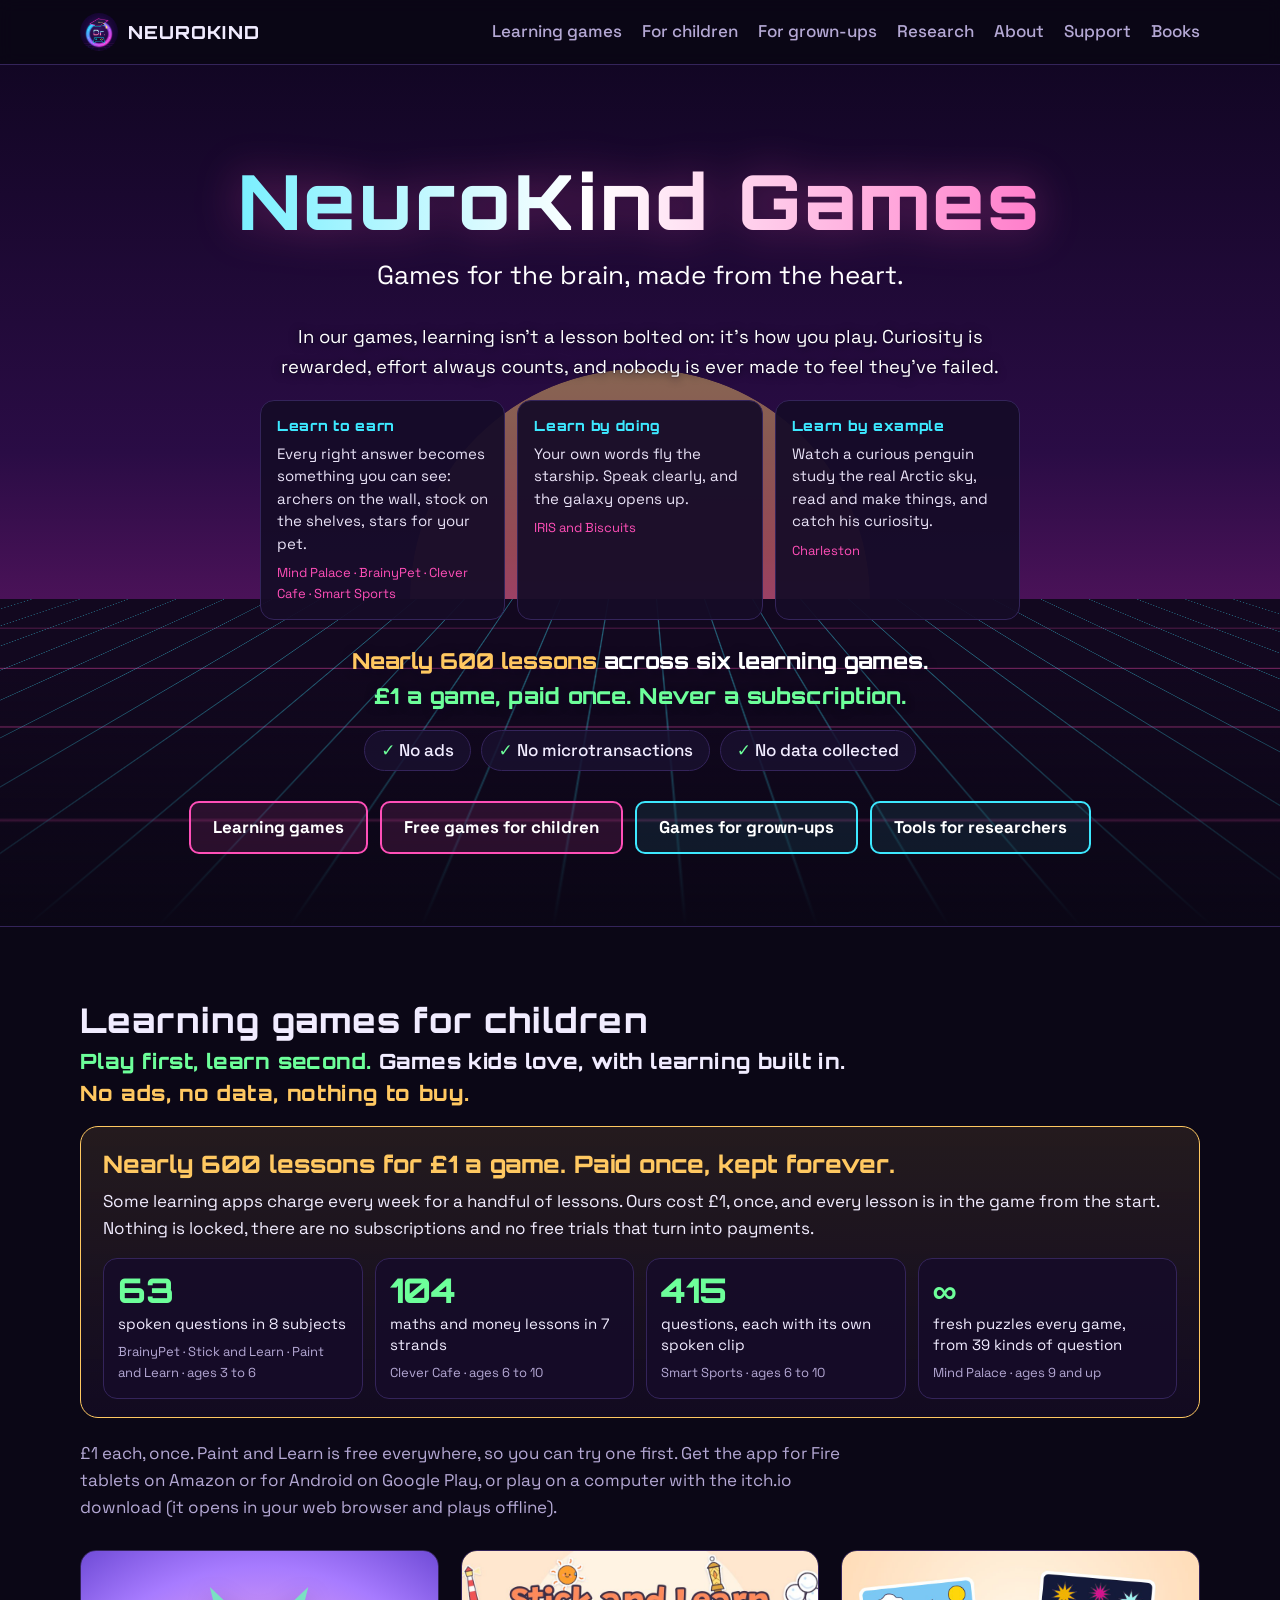
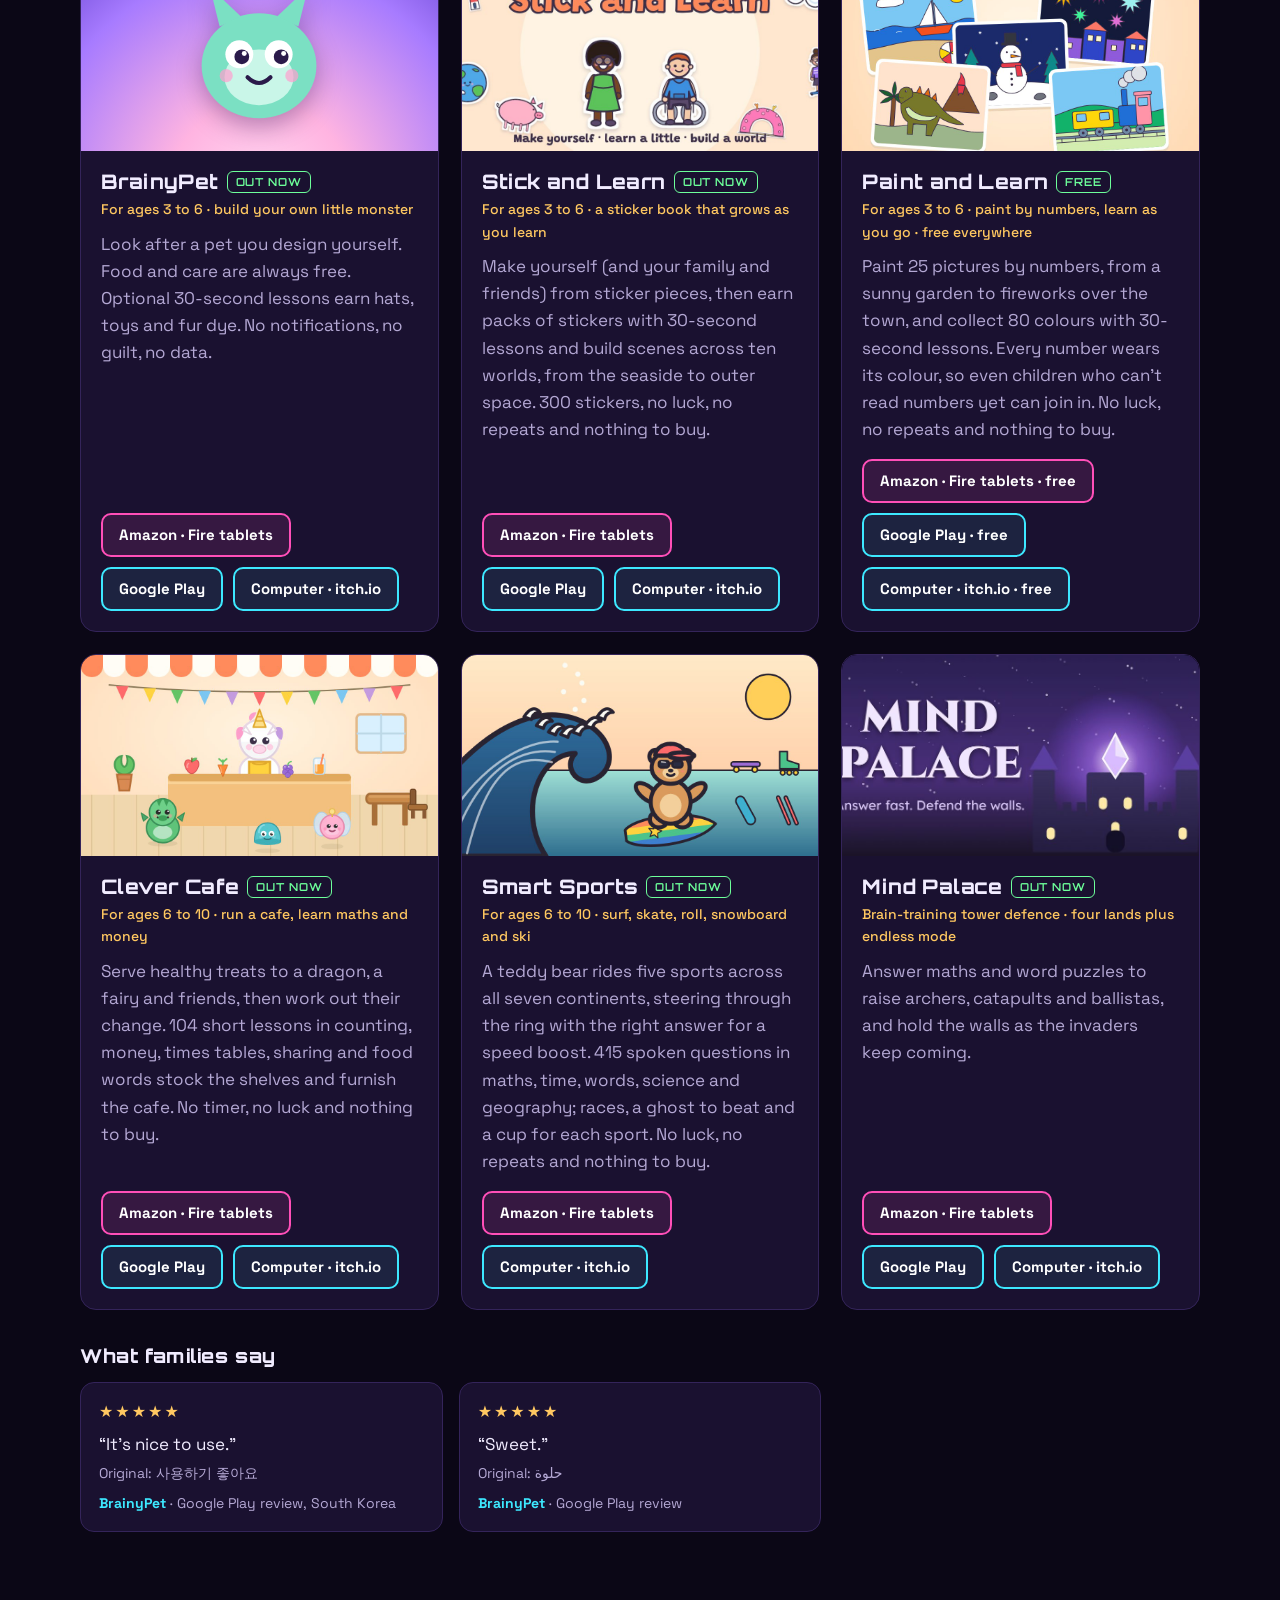
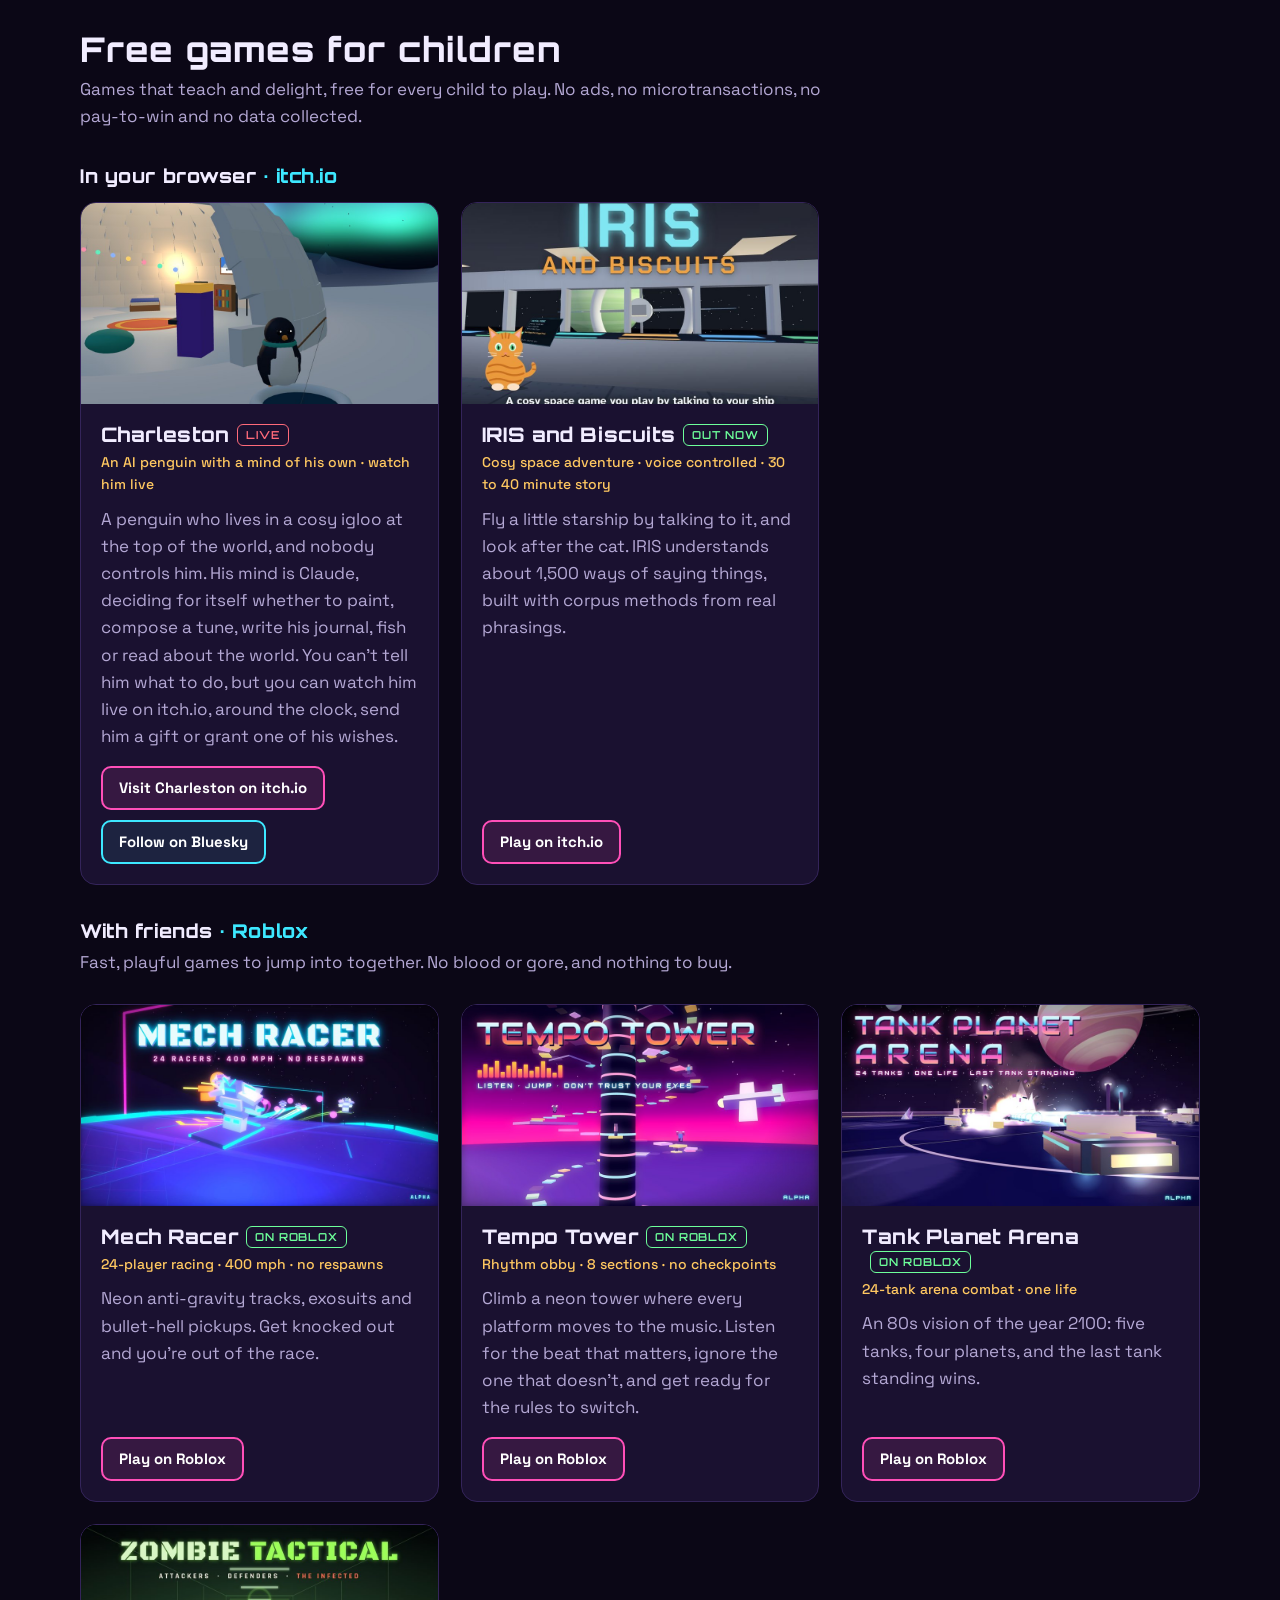
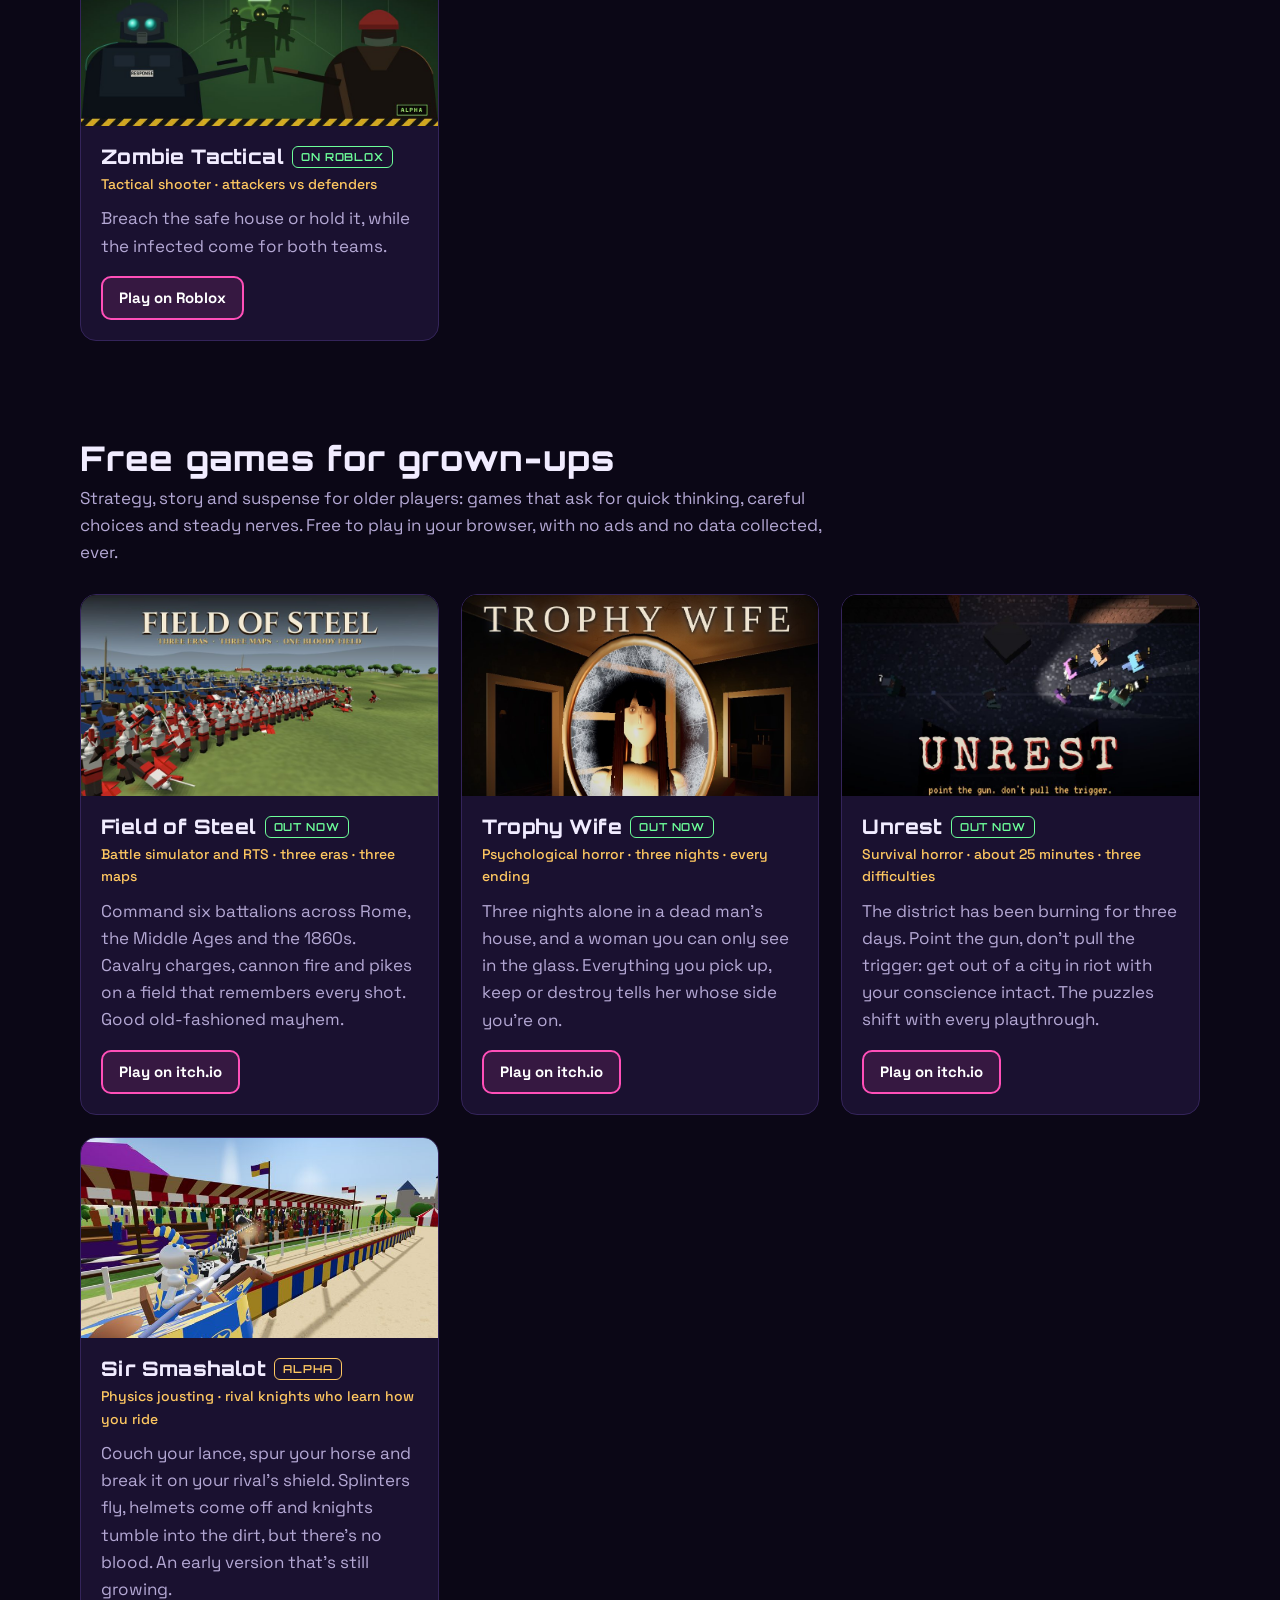
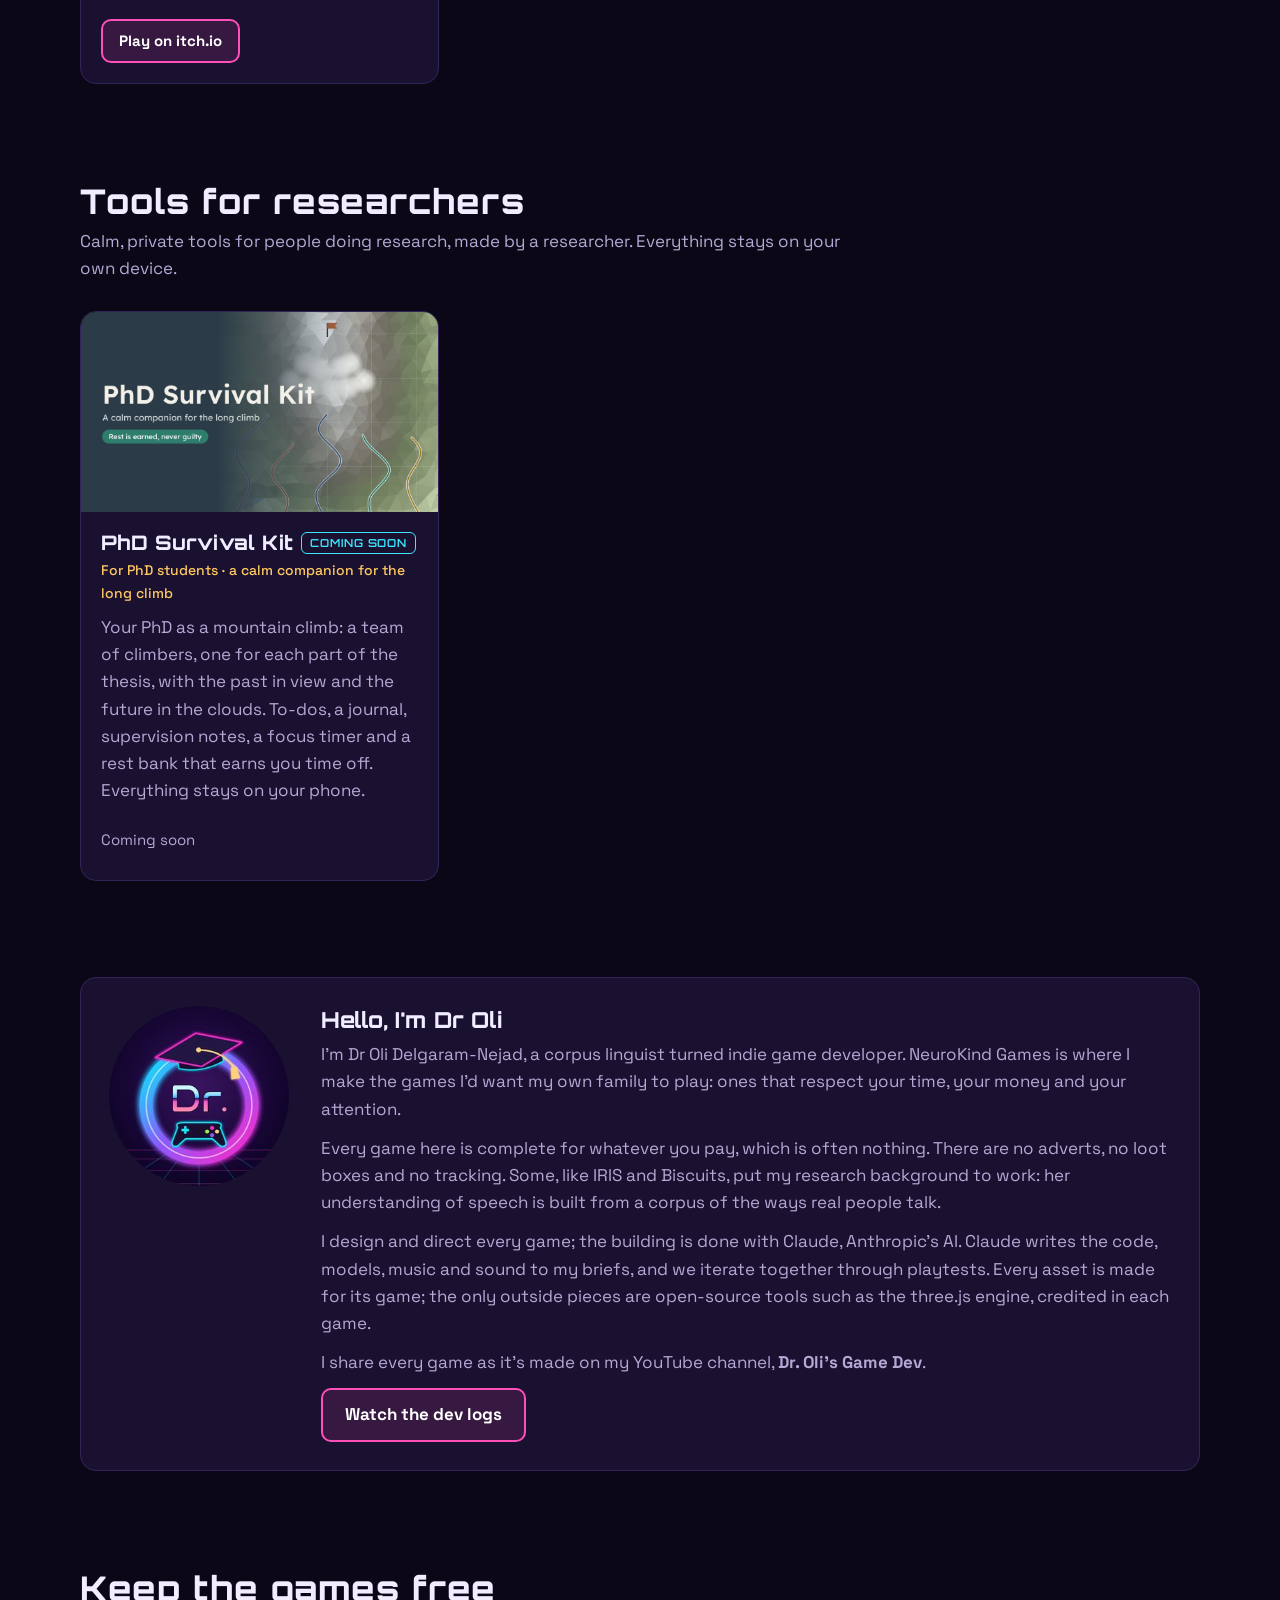
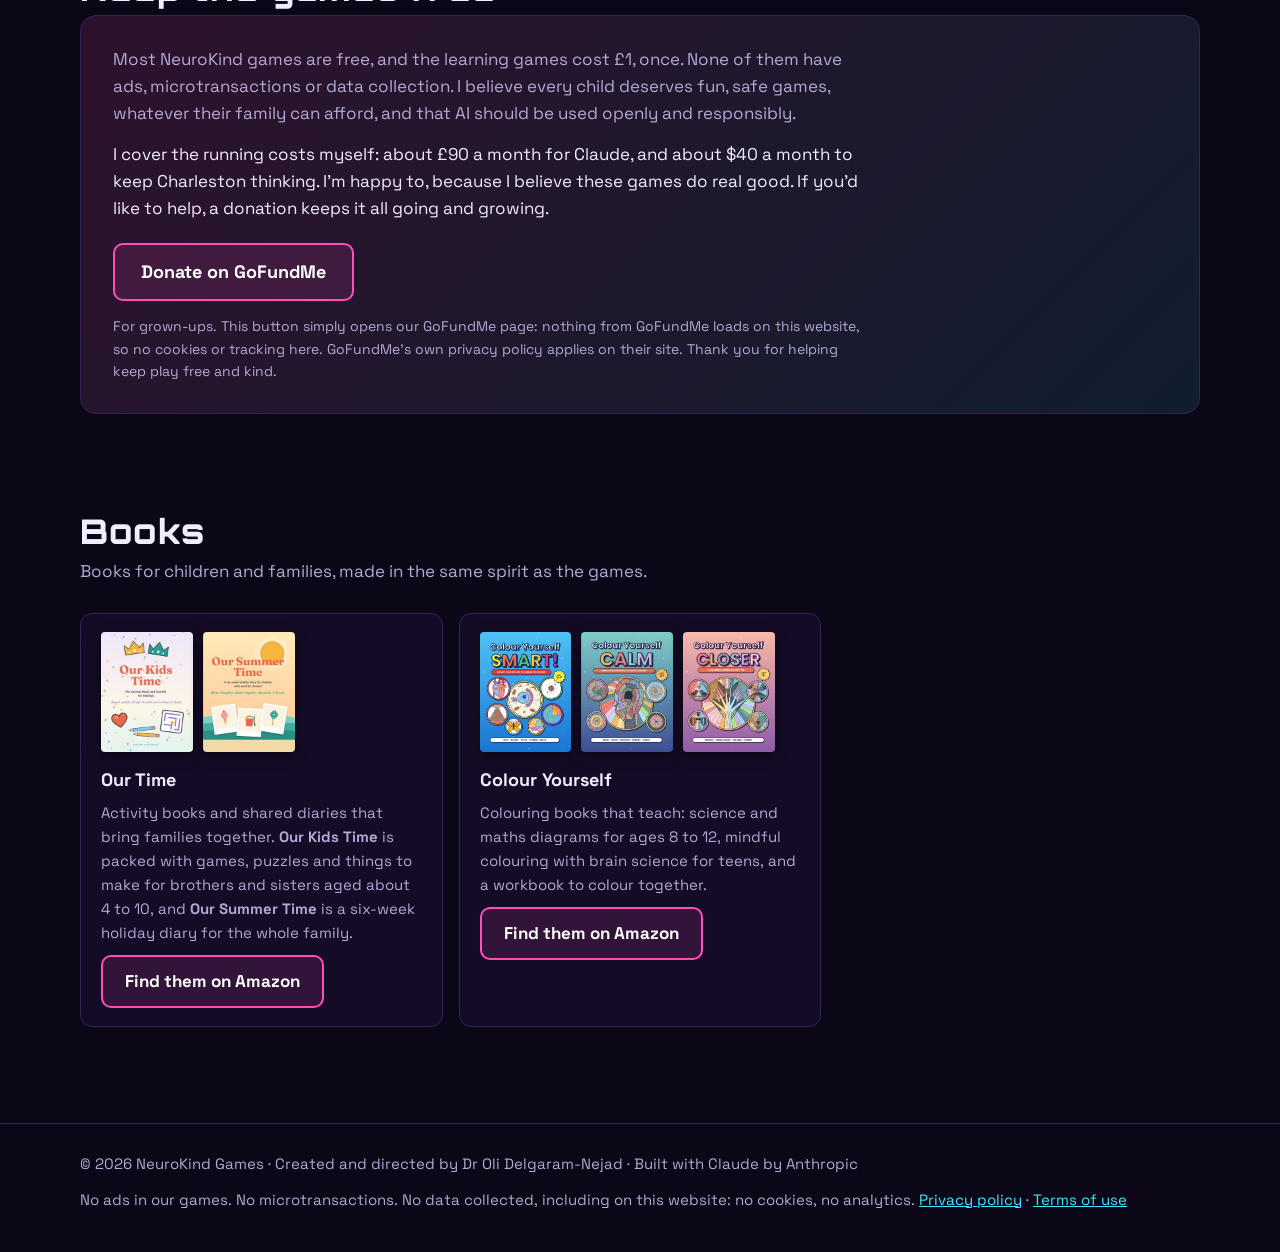
<file: index.html>
<!doctype html>
<html lang="en-GB">
<head>
<meta charset="utf-8">
<meta name="viewport" content="width=device-width, initial-scale=1">
<title>NeuroKind Games</title>
<meta name="description" content="NeuroKind Games: indie games by Dr Oli Delgaram-Nejad. Browser games on itch.io, Roblox games and Android apps. No ads, no microtransactions, no data collected.">
<meta property="og:title" content="NeuroKind Games">
<meta property="og:description" content="Games for the brain, made from the heart. No ads, no microtransactions, no data collected.">
<meta property="og:image" content="https://c0gn8.github.io/img/banner.jpg">
<link rel="icon" href="img/dr_o.jpg">
<link rel="stylesheet" href="fonts/fonts.css">
<style>
  :root {
    --bg: #0b0716; --bg2: #140c26; --card: #1a1130; --line: #34245a;
    --ink: #f1ecff; --dim: #b4a8d4; --pink: #ff4fb8; --cyan: #3de8ff; --gold: #ffc861; --green: #6dff9a;
  }
  * { box-sizing: border-box; }
  html { scroll-behavior: smooth; }
  body { margin: 0; background: var(--bg); color: var(--ink); font: 17px/1.6 'Space Grotesk', system-ui, sans-serif; }
  a { color: var(--cyan); }
  img { display: block; max-width: 100%; }
  .wrap { width: min(1120px, calc(100% - 32px)); margin: 0 auto; }

  /* header */
  header.top { position: sticky; top: 0; z-index: 10; background: rgba(11,7,22,.85); backdrop-filter: blur(8px); border-bottom: 1px solid var(--line); }
  header.top .wrap { display: flex; align-items: center; gap: 14px; height: 64px; }
  .brand { display: flex; align-items: center; gap: 10px; text-decoration: none; color: var(--ink); font: 800 18px 'Orbitron', sans-serif; letter-spacing: .06em; }
  .brand img { width: 38px; height: 38px; border-radius: 50%; }
  nav { margin-left: auto; display: flex; gap: 20px; }
  nav a { color: var(--dim); text-decoration: none; font-weight: 500; }
  nav a:hover { color: var(--ink); }
  @media (max-width: 720px) { nav { display: none; } }

  /* hero */
  .hero { position: relative; overflow: hidden; border-bottom: 1px solid var(--line); }
    .hero { background: linear-gradient(180deg, #120624 0%, #2a0c45 45%, #4a1258 62%, #12081f 63%); }
  .hero .sun { position: absolute; left: 50%; top: 62%; width: min(460px, 80vw); aspect-ratio: 1; transform: translate(-50%, -50%); border-radius: 50%;
    background: linear-gradient(180deg, #ffd36b 0%, #ff8a5c 40%, #ff4fb8 75%);
    -webkit-mask: linear-gradient(180deg, #000 0 50%, transparent 50% 54%, #000 54% 60%, transparent 60% 64%, #000 64% 70%, transparent 70% 75%, #000 75% 100%), linear-gradient(#000 0 0);
    -webkit-mask-composite: source-in; mask-composite: intersect; opacity: .45; filter: blur(.5px); }
  .hero .grid3d { position: absolute; left: -50%; right: -50%; top: 62%; height: 60%; transform-origin: 50% 0; transform: perspective(300px) rotateX(58deg);
    background: linear-gradient(90deg, rgba(61,232,255,.4) 1px, transparent 1px) 0 0 / 48px 48px, linear-gradient(0deg, rgba(255,79,184,.45) 1px, transparent 1px) 0 0 / 48px 48px, #12081f; }
  .hero::after { content: ''; position: absolute; inset: 0; background: linear-gradient(180deg, transparent 70%, var(--bg)); }
  .hero .wrap { position: relative; z-index: 1; padding: 96px 0 72px; text-align: center; }
  .hero h1 { font: 800 clamp(38px, 7vw, 76px)/1.05 'Orbitron', sans-serif; margin: 0; letter-spacing: .04em;
    background: linear-gradient(90deg, var(--cyan), #fff 45%, var(--pink)); -webkit-background-clip: text; background-clip: text; color: transparent;
    filter: drop-shadow(0 0 22px rgba(255,79,184,.35)); }
  .hero .tag { font-size: clamp(19px, 2.6vw, 26px); margin: 14px 0 26px; color: #fff; }
  .ethos { max-width: 760px; margin: 0 auto 26px; }
  .ethos > p { font-size: clamp(16px, 2vw, 18.5px); line-height: 1.6; margin: 0 0 18px; color: #fff; text-shadow: 0 1px 10px rgba(18,6,36,.95), 0 0 2px rgba(18,6,36,.9); }
  .ways { display: grid; grid-template-columns: repeat(3, 1fr); gap: 12px; text-align: left; }
  .ways div { border: 1px solid var(--line); background: rgba(22,12,40,.94); border-radius: 14px; padding: 14px 16px; }
  .ways b { display: block; font-family: 'Orbitron', sans-serif; font-size: 14px; letter-spacing: .05em; color: var(--cyan); margin-bottom: 6px; }
  .ways span { display: block; font-size: 15px; line-height: 1.5; color: #e9e2f7; }
  .ways i { display: block; font-style: normal; font-size: 13px; color: var(--pink); margin-top: 8px; }
  @media (max-width: 720px) { .ways { grid-template-columns: 1fr; } }
  .deal { margin: 0 auto 18px; max-width: 760px; font: 700 clamp(17px, 2.3vw, 22px)/1.4 'Orbitron', sans-serif; color: #fff; text-shadow: 0 1px 10px rgba(18,6,36,.95); }
  .deal b { color: var(--gold); }
  .deal span { display: block; font: 600 clamp(15px, 1.9vw, 17px)/1.5 inherit; font-family: inherit; color: var(--green); letter-spacing: .02em; margin-top: 4px; }
  .value { border: 1px solid var(--gold); background: linear-gradient(180deg, rgba(255,200,97,.10), rgba(22,12,40,.6)); border-radius: 18px; padding: 22px 22px 18px; margin: 18px 0 22px; }
  .value h3 { margin: 0 0 8px; font: 800 clamp(18px, 2.4vw, 24px)/1.3 'Orbitron', sans-serif; color: var(--gold); }
  .value > p { margin: 0 0 16px; line-height: 1.6; color: var(--ink); }
  .stats { display: grid; grid-template-columns: repeat(4, 1fr); gap: 12px; }
  .stats div { background: rgba(22,12,40,.9); border: 1px solid var(--line); border-radius: 14px; padding: 14px; }
  .stats b { display: block; font: 800 34px/1 'Orbitron', sans-serif; color: var(--green); margin-bottom: 6px; }
  .stats span { display: block; font-size: 15px; line-height: 1.4; color: var(--ink); }
  .stats i { display: block; font-style: normal; font-size: 13px; color: var(--dim); margin-top: 8px; }
  @media (max-width: 820px) { .stats { grid-template-columns: 1fr 1fr; } }
  @media (max-width: 460px) { .stats { grid-template-columns: 1fr; } }
  .chips { display: flex; flex-wrap: wrap; gap: 10px; justify-content: center; margin: 0; padding: 0; list-style: none; }
  .chips li { border: 1px solid var(--line); background: rgba(26,17,48,.8); border-radius: 999px; padding: 6px 16px; font-weight: 500; }
  .chips li b { color: var(--green); }
  .hero .jump { display: flex; gap: 12px; justify-content: center; flex-wrap: wrap; margin-top: 30px; }
  .btn { display: inline-block; padding: 11px 22px; border-radius: 10px; font-weight: 700; text-decoration: none; border: 2px solid var(--pink); color: #fff; background: rgba(255,79,184,.12); transition: background .15s; }
  .btn:hover { background: rgba(255,79,184,.3); }
  .btn.alt { border-color: var(--cyan); background: rgba(61,232,255,.08); }
  .btn.alt:hover { background: rgba(61,232,255,.22); }

  /* sections */
  section { padding: 72px 0 24px; }
  section h2 { font: 800 clamp(24px, 3.4vw, 34px) 'Orbitron', sans-serif; margin: 0 0 6px; letter-spacing: .03em; }
  section h2 .where { color: var(--cyan); }
  section .lead { color: var(--dim); margin: 0 0 28px; max-width: 760px; }
  section .motto { margin: 2px 0 10px; font: 700 clamp(17px, 2.2vw, 21px)/1.35 'Orbitron', sans-serif; letter-spacing: .02em; color: var(--ink); }
  section .motto b { color: var(--green); font-weight: 800; }
  section .motto span { display: block; margin-top: 4px; font: 600 16px/1.4 inherit; font-family: inherit; color: var(--gold); letter-spacing: .03em; }
  /* what families say (filled from FAMILY_REVIEWS at the bottom of the page; hidden while it's empty) */
  .families { margin-top: 34px; }
  .families h3 { font: 700 19px 'Orbitron', sans-serif; letter-spacing: .03em; margin: 0 0 14px; }
  .families .list { display: grid; grid-template-columns: repeat(auto-fill, minmax(min(300px, 100%), 1fr)); gap: 16px; }
  .fam { background: var(--card); border: 1px solid var(--line); border-radius: 14px; padding: 16px 18px; margin: 0; }
  .fam .stars { color: var(--gold); letter-spacing: 2px; font-size: 16px; }
  .fam blockquote { margin: 6px 0 4px; font-size: 17px; color: var(--ink); }
  .fam .orig { color: var(--dim); font-size: 14px; margin: 0 0 8px; }
  .fam figcaption { color: var(--dim); font-size: 14px; }
  .fam figcaption b { color: var(--cyan); font-weight: 600; }
  section h3.sub { font: 700 19px 'Orbitron', sans-serif; letter-spacing: .03em; margin: 34px 0 14px; }
  section h3.sub .where { color: var(--cyan); }
  section h3.sub + .lead { margin-top: -8px; }
  .grid { display: grid; grid-template-columns: repeat(auto-fill, minmax(320px, 1fr)); gap: 22px; }
  @media (max-width: 380px) { .grid { grid-template-columns: 1fr; } }

  /* game cards */
  .game { background: var(--card); border: 1px solid var(--line); border-radius: 16px; overflow: hidden; display: flex; flex-direction: column; transition: transform .15s, border-color .15s; }
  .game:hover { transform: translateY(-3px); border-color: #5a3f96; }
  .game .art { aspect-ratio: 16 / 9; background: #000 center / cover no-repeat; position: relative; }
  .game .badge { display: inline-block; vertical-align: 3px; margin-left: 8px; font: 600 11px 'Orbitron', sans-serif; letter-spacing: .08em; padding: 3px 8px; border-radius: 6px; border: 1px solid; }
  .badge.out { color: var(--green); border-color: var(--green); }
  .badge.alpha { color: var(--gold); border-color: var(--gold); }
  .badge.test { color: var(--cyan); border-color: var(--cyan); }
  .badge.live { color: #ff6b7a; border-color: #ff6b7a; }
  .game .body { padding: 18px 20px 20px; display: flex; flex-direction: column; flex: 1; }
  .game h3 { margin: 0 0 4px; font: 800 20px 'Orbitron', sans-serif; letter-spacing: .02em; }
  .game .meta { color: var(--gold); font-size: 14px; font-weight: 500; margin-bottom: 10px; }
  .game p { margin: 0 0 16px; color: var(--dim); }
  .game .play { margin-top: auto; display: flex; gap: 10px; flex-wrap: wrap; }
  .game .play .btn { padding: 8px 16px; font-size: 15px; }
  .game .play .soon { color: var(--dim); font-size: 15px; padding: 8px 0; }

  /* independent reviews (filled in from REVIEWS at the bottom of the page; hidden until there's something to show) */
  .review { display: flex; gap: 12px; align-items: flex-start; margin: -4px 0 16px; padding: 10px 12px; border-radius: 10px; background: rgba(109,255,154,.06); border: 1px solid rgba(109,255,154,.28); }
  .review img { width: 56px; height: auto; flex: none; border-radius: 6px; }
  .review blockquote { margin: 0 0 4px; color: var(--ink); font-size: 15px; font-style: italic; }
  .review .by { color: var(--dim); font-size: 13px; }
  .review .by a { color: var(--green); }
  .reviewed { margin: -14px 0 28px; color: var(--green); font-weight: 600; }
  .reviewed a { color: var(--green); }

  /* BrainyPet: no art yet, so a little drawn one */
  .game .pet-art { background: radial-gradient(circle at 50% 120%, #ffd6f0 0, #ffb4e1 30%, #a77bff 75%, #6f4bd6 100%); display: grid; place-items: center; }
  .game .pet-art svg { width: 46%; height: auto; filter: drop-shadow(0 8px 12px rgba(40,10,80,.35)); }

  /* about + books */
  .about { display: grid; grid-template-columns: 180px 1fr; gap: 32px; align-items: start; background: var(--card); border: 1px solid var(--line); border-radius: 16px; padding: 28px; }
  .about img { width: 180px; height: 180px; border-radius: 50%; }
  .about h3 { margin: 0 0 8px; font: 800 22px 'Orbitron', sans-serif; }
  .about p { color: var(--dim); margin: 0 0 12px; }
  @media (max-width: 640px) { .about { grid-template-columns: 1fr; text-align: center; } .about img { margin: 0 auto; width: 130px; height: 130px; } }
  .books { display: grid; grid-template-columns: repeat(auto-fill, minmax(min(340px, 100%), 1fr)); gap: 16px; }
  .book { background: var(--bg2); border: 1px solid var(--line); border-radius: 12px; padding: 18px 20px; }
  .book h3 { margin: 0 0 6px; font-size: 18px; }
  .book p { margin: 0 0 10px; color: var(--dim); font-size: 15px; }
  .covers { display: flex; gap: 10px; margin: 0 0 14px; flex-wrap: wrap; }
  .covers img { height: 120px; width: auto; border-radius: 4px; box-shadow: 0 4px 14px rgba(0,0,0,.45); display: block; }
  @media (max-width: 420px) { .covers img { height: 108px; } }

  /* support */
  .support { background: linear-gradient(135deg, rgba(255,79,184,.14), rgba(61,232,255,.10)); border: 1px solid var(--line); border-radius: 16px; padding: 30px 32px; }
  .support p { color: var(--dim); margin: 0 0 14px; max-width: 760px; }
  .support .costs { color: var(--ink); }
  .support .btn { font-size: 18px; padding: 13px 26px; margin-top: 6px; }
  .support .note { font-size: 14px; margin: 14px 0 0; }

  footer { margin-top: 72px; border-top: 1px solid var(--line); padding: 28px 0 40px; color: var(--dim); font-size: 15px; }
  footer .wrap { display: flex; flex-wrap: wrap; gap: 12px 28px; justify-content: space-between; }
</style>
</head>
<body>

<header class="top"><div class="wrap">
  <a class="brand" href="#"><img src="img/dr_o.jpg" alt="">NEUROKIND</a>
  <nav><a href="#learning">Learning games</a><a href="#children">For children</a><a href="#grownups">For grown-ups</a><a href="#research">Research</a><a href="#about">About</a><a href="#support">Support</a><a href="#books">Books</a></nav>
</div></header>

<div class="hero"><div class="sun"></div><div class="grid3d"></div><div class="wrap">
  <h1>NeuroKind Games</h1>
  <p class="tag">Games for the brain, made from the heart.</p>
  <div class="ethos">
    <p>In our games, learning isn't a lesson bolted on: it's how you play. Curiosity is rewarded, effort always counts, and nobody is ever made to feel they've failed.</p>
    <div class="ways">
      <div><b>Learn to earn</b><span>Every right answer becomes something you can see: archers on the wall, stock on the shelves, stars for your pet.</span><i>Mind Palace · BrainyPet · Clever Cafe · Smart Sports</i></div>
      <div><b>Learn by doing</b><span>Your own words fly the starship. Speak clearly, and the galaxy opens up.</span><i>IRIS and Biscuits</i></div>
      <div><b>Learn by example</b><span>Watch a curious penguin study the real Arctic sky, read and make things, and catch his curiosity.</span><i>Charleston</i></div>
    </div>
  </div>
  <p class="deal"><b>Nearly 600 lessons</b> across six learning games. <span>£1 a game, paid once. Never a subscription.</span></p>
  <ul class="chips"><li><b>✓</b> No ads</li><li><b>✓</b> No microtransactions</li><li><b>✓</b> No data collected</li></ul>
  <div class="jump"><a class="btn" href="#learning">Learning games</a><a class="btn" href="#children">Free games for children</a><a class="btn alt" href="#grownups">Games for grown-ups</a><a class="btn alt" href="#research">Tools for researchers</a></div>
</div></div>

<main class="wrap">

<section id="learning">
  <h2>Learning games for children</h2>
  <p class="motto"><b>Play first, learn second.</b> Games kids love, with learning built in.<span>No ads, no data, nothing to buy.</span></p>
  <div class="value">
    <h3>Nearly 600 lessons for £1 a game. Paid once, kept forever.</h3>
    <p>Some learning apps charge every week for a handful of lessons. Ours cost £1, once, and every lesson is in the game from the start. Nothing is locked, there are no subscriptions and no free trials that turn into payments.</p>
    <div class="stats">
      <div><b>63</b><span>spoken questions in 8 subjects</span><i>BrainyPet · Stick and Learn · Paint and Learn · ages 3 to 6</i></div>
      <div><b>104</b><span>maths and money lessons in 7 strands</span><i>Clever Cafe · ages 6 to 10</i></div>
      <div><b>415</b><span>questions, each with its own spoken clip</span><i>Smart Sports · ages 6 to 10</i></div>
      <div><b>∞</b><span>fresh puzzles every game, from 39 kinds of question</span><i>Mind Palace · ages 9 and up</i></div>
    </div>
  </div>
  <p class="lead">£1 each, once. Paint and Learn is free everywhere, so you can try one first. Get the app for Fire tablets on Amazon or for Android on Google Play, or play on a computer with the itch.io download (it opens in your web browser and plays offline).</p>
  <p class="reviewed" id="reviewed" hidden></p>
  <div class="grid">
    <article class="game">
      <div class="art pet-art">
        <svg viewBox="0 0 200 200" aria-hidden="true">
          <ellipse cx="100" cy="118" rx="70" ry="64" fill="#7be0c3"/><ellipse cx="100" cy="132" rx="42" ry="34" fill="#c9f6e8"/>
          <path d="M52 70 L40 22 L78 58 Z" fill="#7be0c3"/><path d="M148 70 L160 22 L122 58 Z" fill="#7be0c3"/>
          <circle cx="76" cy="104" r="17" fill="#fff"/><circle cx="124" cy="104" r="17" fill="#fff"/>
          <circle cx="79" cy="107" r="9" fill="#2a1a4a"/><circle cx="127" cy="107" r="9" fill="#2a1a4a"/><circle cx="82" cy="103" r="3" fill="#fff"/><circle cx="130" cy="103" r="3" fill="#fff"/>
          <path d="M86 132 Q100 146 114 132" stroke="#2a1a4a" stroke-width="5" fill="none" stroke-linecap="round"/>
          <circle cx="60" cy="130" r="8" fill="#ff9fcf" opacity=".7"/><circle cx="140" cy="130" r="8" fill="#ff9fcf" opacity=".7"/>
        </svg></div>
      <div class="body"><h3>BrainyPet<span class="badge test">COMING SOON</span></h3><div class="meta">For ages 3 to 6 · build your own little monster</div>
        <p>Look after a pet you design yourself. Food and care are always free. Optional 30-second lessons earn hats, toys and fur dye. No notifications, no guilt, no data.</p>
        <div class="play" data-stores="brainypet"></div></div>
    </article>
    <article class="game">
      <div class="art" style="background-image:url(img/stickandlearn.jpg)"></div>
      <div class="body"><h3>Stick and Learn<span class="badge test">COMING SOON</span></h3><div class="meta">For ages 3 to 6 · a sticker book that grows as you learn</div>
        <p>Make yourself (and your family and friends) from sticker pieces, then earn packs of stickers with 30-second lessons and build scenes across ten worlds, from the seaside to outer space. 300 stickers, no luck, no repeats and nothing to buy.</p>
        <div class="play" data-stores="stickandlearn"></div></div>
    </article>
    <article class="game">
      <div class="art" style="background-image:url(img/paintandlearn.jpg)"></div>
      <div class="body"><h3>Paint and Learn<span class="badge out">FREE</span></h3><div class="meta">For ages 3 to 6 · paint by numbers, learn as you go · free everywhere</div>
        <p>Paint 25 pictures by numbers, from a sunny garden to fireworks over the town, and collect 80 colours with 30-second lessons. Every number wears its colour, so even children who can't read numbers yet can join in. No luck, no repeats and nothing to buy.</p>
        <div class="play" data-stores="paintandlearn" data-free="amazon play itch"></div></div>
    </article>
    <article class="game">
      <div class="art" style="background-image:url(img/clevercafe.jpg)"></div>
      <div class="body"><h3>Clever Cafe<span class="badge test">COMING SOON</span></h3><div class="meta">For ages 6 to 10 · run a cafe, learn maths and money</div>
        <p>Serve healthy treats to a dragon, a fairy and friends, then work out their change. 104 short lessons in counting, money, times tables, sharing and food words stock the shelves and furnish the cafe. No timer, no luck and nothing to buy.</p>
        <div class="play" data-stores="clevercafe"></div></div>
    </article>
    <article class="game">
      <div class="art" style="background-image:url(img/smartsports.jpg)"></div>
      <div class="body"><h3>Smart Sports<span class="badge test">COMING SOON</span></h3><div class="meta">For ages 6 to 10 · surf, skate, roll, snowboard and ski</div>
        <p>A teddy bear rides five sports across all seven continents, steering through the ring with the right answer for a speed boost. 415 spoken questions in maths, time, words, science and geography; races, a ghost to beat and a cup for each sport. No luck, no repeats and nothing to buy.</p>
        <div class="play" data-stores="smartsports"></div></div>
    </article>
    <article class="game">
      <div class="art" style="background-image:url(img/mindpalace.jpg)"></div>
      <div class="body"><h3>Mind Palace<span class="badge test">COMING SOON</span></h3><div class="meta">Brain-training tower defence · four lands plus endless mode</div>
        <p>Answer maths and word puzzles to raise archers, catapults and ballistas, and hold the walls as the invaders keep coming.</p>
        <div class="play" data-stores="mindpalace"></div></div>
    </article>
  </div>
  <div class="families" id="families" hidden>
    <h3>What families say</h3>
    <div class="list"></div>
  </div>
</section>

<section id="children">
  <h2>Free games for children</h2>
  <p class="lead">Games that teach and delight, free for every child to play. No ads, no microtransactions, no pay-to-win and no data collected.</p>
  <h3 class="sub">In your browser <span class="where">· itch.io</span></h3>
  <div class="grid">
    <article class="game">
      <div class="art" style="background-image:url(img/charleston.jpg)"></div>
      <div class="body"><h3>Charleston<span class="badge live">LIVE</span></h3><div class="meta">An AI penguin with a mind of his own · watch him live</div>
        <p>A penguin who lives in a cosy igloo at the top of the world, and nobody controls him. His mind is Claude, deciding for itself whether to paint, compose a tune, write his journal, fish or read about the world. You can't tell him what to do, but you can watch him live on itch.io, around the clock, send him a gift or grant one of his wishes.</p>
        <div class="play" data-link="charleston" data-label="Visit Charleston on itch.io" data-link2="charlestonbluesky" data-label2="Follow on Bluesky"></div></div>
    </article>
    <article class="game">
      <div class="art" style="background-image:url(img/iris.jpg)"></div>
      <div class="body"><h3>IRIS and Biscuits<span class="badge out">OUT NOW</span></h3><div class="meta">Cosy space adventure · voice controlled · 30 to 40 minute story</div>
        <p>Fly a little starship by talking to it, and look after the cat. IRIS understands about 1,500 ways of saying things, built with corpus methods from real phrasings.</p>
        <div class="play" data-link="iris" data-label="Play on itch.io"></div></div>
    </article>
  </div>
  <h3 class="sub">With friends <span class="where">· Roblox</span></h3>
  <p class="lead">Fast, playful games to jump into together. No blood or gore, and nothing to buy.</p>
  <div class="grid">
    <article class="game">
      <div class="art" style="background-image:url(img/mech.jpg)"></div>
      <div class="body"><h3>Mech Racer<span class="badge out">ON ROBLOX</span></h3><div class="meta">24-player racing · 400 mph · no respawns</div>
        <p>Neon anti-gravity tracks, exosuits and bullet-hell pickups. Get knocked out and you're out of the race.</p>
        <div class="play" data-link="mechracer" data-label="Play on Roblox"></div></div>
    </article>
    <article class="game">
      <div class="art" style="background-image:url(img/tempo.jpg)"></div>
      <div class="body"><h3>Tempo Tower<span class="badge out">ON ROBLOX</span></h3><div class="meta">Rhythm obby · 8 sections · no checkpoints</div>
        <p>Climb a neon tower where every platform moves to the music. Listen for the beat that matters, ignore the one that doesn't, and get ready for the rules to switch.</p>
        <div class="play" data-link="tempotower" data-label="Play on Roblox"></div></div>
    </article>
    <article class="game">
      <div class="art" style="background-image:url(img/tank.jpg)"></div>
      <div class="body"><h3>Tank Planet Arena<span class="badge out">ON ROBLOX</span></h3><div class="meta">24-tank arena combat · one life</div>
        <p>An 80s vision of the year 2100: five tanks, four planets, and the last tank standing wins.</p>
        <div class="play" data-link="tankplanet" data-label="Play on Roblox"></div></div>
    </article>
    <article class="game">
      <div class="art" style="background-image:url(img/zombie.jpg)"></div>
      <div class="body"><h3>Zombie Tactical<span class="badge out">ON ROBLOX</span></h3><div class="meta">Tactical shooter · attackers vs defenders</div>
        <p>Breach the safe house or hold it, while the infected come for both teams.</p>
        <div class="play" data-link="zombietactical" data-label="Play on Roblox"></div></div>
    </article>
  </div>
</section>

<section id="grownups">
  <h2>Free games for grown-ups</h2>
  <p class="lead">Strategy, story and suspense for older players: games that ask for quick thinking, careful choices and steady nerves. Free to play in your browser, with no ads and no data collected, ever.</p>
  <div class="grid">
    <article class="game">
      <div class="art" style="background-image:url(img/fos.jpg)"></div>
      <div class="body"><h3>Field of Steel<span class="badge out">OUT NOW</span></h3><div class="meta">Battle simulator and RTS · three eras · three maps</div>
        <p>Command six battalions across Rome, the Middle Ages and the 1860s. Cavalry charges, cannon fire and pikes on a field that remembers every shot. Good old-fashioned mayhem.</p>
        <div class="play" data-link="fieldofsteel" data-label="Play on itch.io"></div></div>
    </article>
    <article class="game">
      <div class="art" style="background-image:url(img/trophy.jpg)"></div>
      <div class="body"><h3>Trophy Wife<span class="badge out">OUT NOW</span></h3><div class="meta">Psychological horror · three nights · every ending</div>
        <p>Three nights alone in a dead man's house, and a woman you can only see in the glass. Everything you pick up, keep or destroy tells her whose side you're on.</p>
        <div class="play" data-link="trophywife" data-label="Play on itch.io"></div></div>
    </article>
    <article class="game">
      <div class="art" style="background-image:url(img/unrest.jpg)"></div>
      <div class="body"><h3>Unrest<span class="badge out">OUT NOW</span></h3><div class="meta">Survival horror · about 25 minutes · three difficulties</div>
        <p>The district has been burning for three days. Point the gun, don't pull the trigger: get out of a city in riot with your conscience intact. The puzzles shift with every playthrough.</p>
        <div class="play" data-link="unrest" data-label="Play on itch.io"></div></div>
    </article>
    <article class="game">
      <div class="art" style="background-image:url(img/smashalot.jpg)"></div>
      <div class="body"><h3>Sir Smashalot<span class="badge alpha">ALPHA</span></h3><div class="meta">Physics jousting · rival knights who learn how you ride</div>
        <p>Couch your lance, spur your horse and break it on your rival's shield. Splinters fly, helmets come off and knights tumble into the dirt, but there's no blood. An early version that's still growing.</p>
        <div class="play" data-link="smashalot" data-label="Play on itch.io"></div></div>
    </article>
  </div>
</section>

<section id="research">
  <h2>Tools for researchers</h2>
  <p class="lead">Calm, private tools for people doing research, made by a researcher. Everything stays on your own device.</p>
  <div class="grid">
    <article class="game">
      <div class="art" style="background-image:url(img/phdkit.jpg)"></div>
      <div class="body"><h3>PhD Survival Kit<span class="badge test">COMING SOON</span></h3><div class="meta">For PhD students · a calm companion for the long climb</div>
        <p>Your PhD as a mountain climb: a team of climbers, one for each part of the thesis, with the past in view and the future in the clouds. To-dos, a journal, supervision notes, a focus timer and a rest bank that earns you time off. Everything stays on your phone.</p>
        <div class="play" data-link="phdkit" data-label="Get it on Google Play"></div></div>
    </article>
  </div>
</section>

<section id="about">
  <div class="about">
    <img src="img/dr_o.jpg" alt="The Dr. O logo">
    <div>
      <h3>Hello, I'm Dr Oli</h3>
      <p>I'm Dr Oli Delgaram-Nejad, a corpus linguist turned indie game developer. NeuroKind Games is where I make the games I'd want my own family to play: ones that respect your time, your money and your attention.</p>
      <p>Every game here is complete for whatever you pay, which is often nothing. There are no adverts, no loot boxes and no tracking. Some, like IRIS and Biscuits, put my research background to work: her understanding of speech is built from a corpus of the ways real people talk.</p>
      <p>I design and direct every game; the building is done with Claude, Anthropic's AI. Claude writes the code, models, music and sound to my briefs, and we iterate together through playtests. Every asset is made for its game; the only outside pieces are open-source tools such as the three.js engine, credited in each game.</p>
      <p>I share every game as it's made on my YouTube channel, <b>Dr. Oli's Game Dev</b>.</p>
      <div class="play" data-link="youtube" data-label="Watch the dev logs"></div>
    </div>
  </div>
</section>

<section id="support">
  <h2>Keep the games free</h2>
  <div class="support">
    <p>Most NeuroKind games are free, and the learning games cost £1, once. None of them have ads, microtransactions or data collection. I believe every child deserves fun, safe games, whatever their family can afford, and that AI should be used openly and responsibly.</p>
    <p class="costs">I cover the running costs myself: about £90 a month for Claude, and about $40 a month to keep Charleston thinking. I'm happy to, because I believe these games do real good. If you'd like to help, a donation keeps it all going and growing.</p>
    <a class="btn" href="https://www.gofundme.com/f/keep-brainboosting-games-free-for-every-child" target="_blank" rel="noopener noreferrer">Donate on GoFundMe</a>
    <p class="note">For grown-ups. This button simply opens our GoFundMe page: nothing from GoFundMe loads on this website, so no cookies or tracking here. GoFundMe's own privacy policy applies on their site. Thank you for helping keep play free and kind.</p>
  </div>
</section>

<section id="books">
  <h2>Books</h2>
  <p class="lead">Books for children and families, made in the same spirit as the games.</p>
  <div class="books">
    <div class="book"><div class="covers"><img src="img/book_ourkids.jpg" alt="Cover of Our Kids Time" width="101" height="120" loading="lazy"><img src="img/book_oursummer.jpg" alt="Cover of Our Summer Time" width="101" height="120" loading="lazy"></div><h3>Our Time</h3><p>Activity books and shared diaries that bring families together. <b>Our Kids Time</b> is packed with games, puzzles and things to make for brothers and sisters aged about 4 to 10, and <b>Our Summer Time</b> is a six-week holiday diary for the whole family.</p><div class="play" data-link="ourtime" data-label="Find them on Amazon"></div></div>
    <div class="book"><div class="covers"><img src="img/book_cy_smart.jpg" alt="Cover of Colour Yourself Smart" width="101" height="120" loading="lazy"><img src="img/book_cy_calm.jpg" alt="Cover of Colour Yourself Calm" width="101" height="120" loading="lazy"><img src="img/book_cy_closer.jpg" alt="Cover of Colour Yourself Closer" width="101" height="120" loading="lazy"></div><h3>Colour Yourself</h3><p>Colouring books that teach: science and maths diagrams for ages 8 to 12, mindful colouring with brain science for teens, and a workbook to colour together.</p><div class="play" data-link="colouryourself" data-label="Find them on Amazon"></div></div>
  </div>
</section>

</main>

<footer><div class="wrap">
  <span>© <span id="yr">2026</span> NeuroKind Games · Created and directed by Dr Oli Delgaram-Nejad · Built with Claude by Anthropic</span>
  <span>No ads in our games. No microtransactions. No data collected, including on this website: no cookies, no analytics. <a href="privacy.html">Privacy policy</a> · <a href="terms.html">Terms of use</a></span>
</div></footer>

<script>
  // ---- Paste each game's link between the quotes. Leave one empty and its card shows "Coming soon".
  const LINKS = {
    unrest: 'https://c0gn8.itch.io/unrest',            
    iris: 'https://c0gn8.itch.io/iris-and-biscuit',
    fieldofsteel: 'https://c0gn8.itch.io/field-of-steel',
    trophywife: 'https://c0gn8.itch.io/trophy-wife',
    charleston: 'https://c0gn8.itch.io/charleston',
    smashalot: 'https://c0gn8.itch.io/sir-smashalot-alpha',
    zombietactical: 'https://www.roblox.com/games/140417461064491/Zombie-Tactical',    
    mechracer: 'https://www.roblox.com/games/124815789662539/Mech-Racer',
    tankplanet: 'https://www.roblox.com/games/115709956374413/Tank-Planet-Arena',
    tempotower: 'https://www.roblox.com/games/121417234445966/Tempo-Tower',
    // learning games: one link per shop (itch = the computer download, play = Google Play, amazon = Amazon Appstore)
    brainypet_itch: 'https://c0gn8.itch.io/brainypet',
    brainypet_play: 'https://play.google.com/store/apps/details?id=com.brainypet.myapp',
    brainypet_amazon: 'https://www.amazon.co.uk/dp/B0HQHH8DWK',
    stickandlearn_itch: 'https://c0gn8.itch.io/stick-and-learn',
    stickandlearn_play: 'https://play.google.com/store/apps/details?id=com.neurokind.stickandlearn',
    stickandlearn_amazon: 'https://www.amazon.co.uk/dp/B0HQHJ6FQ3',
    paintandlearn_itch: 'https://c0gn8.itch.io/paint-and-learn',
    paintandlearn_play: 'https://play.google.com/store/apps/details?id=com.neurokind.paintandlearn',
    paintandlearn_amazon: 'https://www.amazon.co.uk/dp/B0HQHRV6KG',
    clevercafe_itch: 'https://c0gn8.itch.io/clever-cafe',
    clevercafe_play: 'https://play.google.com/store/apps/details?id=com.neurokind.clevercafe',
    clevercafe_amazon: 'https://www.amazon.co.uk/dp/B0HQHGBDGG',
    smartsports_itch: 'https://c0gn8.itch.io/smart-sports',
    smartsports_play: '',
    smartsports_amazon: 'https://www.amazon.co.uk/dp/B0HQH994G8',
    mindpalace_itch: 'https://c0gn8.itch.io/mind-palace',
    mindpalace_play: 'https://play.google.com/store/apps/details?id=com.neurokind.mindpalace',
    mindpalace_amazon: 'https://www.amazon.co.uk/dp/B0HQNGTRM1',
    phdkit: '',
    youtube: 'https://www.youtube.com/@DrOlisGamedev',           
    colouryourself: 'https://www.amazon.co.uk/dp/B0HN7TMH9T?binding=paperback&ref=dbs_dp_rwt_sb_pc_tpbk',
    ourtime: 'https://www.amazon.co.uk/dp/B0HNHTB9ND',
    charlestonbluesky: 'https://bsky.app/profile/charlestonpenguin.bsky.social',
  };
  document.querySelectorAll('.play[data-link]').forEach(el => {
    const url = LINKS[el.dataset.link];
    el.innerHTML = url ? '<a class="btn" href="' + url + '" target="_blank" rel="noopener">' + el.dataset.label + '</a>' : el.closest('.game') ? '<span class="soon">Coming soon</span>' : '';
    const url2 = el.dataset.link2 && LINKS[el.dataset.link2];
    if (url2) el.innerHTML += '<a class="btn alt" href="' + url2 + '" target="_blank" rel="noopener">' + el.dataset.label2 + '</a>';
    const url3 = el.dataset.link3 && LINKS[el.dataset.link3];
    if (url3) el.innerHTML += '<a class="btn alt" href="' + url3 + '" target="_blank" rel="noopener">' + el.dataset.label3 + '</a>';
  });
  // ---- Independent reviews (Educational App Store). Fill these in when the reviews arrive; anything left empty stays hidden.
  //   page: the game's review page   quote: a short quote, word for word   badge: badge image (e.g. 'img/eas/paintandlearn.png')
  //   certificate: link to the certificate (optional)   site: NeuroKind's page on the Educational App Store
  const REVIEWS = {
    site: '',
    brainypet:     { page: '', quote: '', badge: '', certificate: '' },
    stickandlearn: { page: '', quote: '', badge: '', certificate: '' },
    paintandlearn: { page: '', quote: '', badge: '', certificate: '' },
    clevercafe:    { page: '', quote: '', badge: '', certificate: '' },
    smartsports:   { page: '', quote: '', badge: '', certificate: '' },
    mindpalace:    { page: '', quote: '', badge: '', certificate: '' },
  };
  const esc = t => String(t).replace(/[&<>"]/g, c => ({'&': '&amp;', '<': '&lt;', '>': '&gt;', '"': '&quot;'}[c]));
  let reviewed = 0;
  document.querySelectorAll('.play[data-stores]').forEach(el => {
    const r = REVIEWS[el.dataset.stores];
    if (!r || !(r.page || r.quote || r.badge)) return;
    reviewed++;
    const link = (href, text) => '<a href="' + esc(href) + '" target="_blank" rel="noopener">' + text + '</a>';
    const img = r.badge ? '<img src="' + esc(r.badge) + '" alt="Reviewed by the Educational App Store">' : '';
    const by = [r.page ? link(r.page, 'Read the review') : '', r.certificate ? link(r.certificate, 'Certificate') : ''].filter(Boolean).join(' · ');
    const box = document.createElement('div');
    box.className = 'review';
    box.innerHTML = (r.badge && r.page ? link(r.page, img) : img) + '<div>' + (r.quote ? '<blockquote>&ldquo;' + esc(r.quote) + '&rdquo;</blockquote>' : '')
      + '<div class="by">Educational App Store' + (by ? ' · ' + by : '') + '</div></div>';
    el.parentNode.insertBefore(box, el);
  });
  // ---- What families say: real store reviews, word for word. text = English (translated if needed), original = the
  //   reviewer's own words when not in English, source = where it's from. The section stays hidden while this is empty.
  const FAMILY_REVIEWS = [
    { game: 'BrainyPet', stars: 5, text: "It's nice to use.", original: '사용하기 좋아요', source: 'Google Play review, South Korea', lang: 'ko' },
    { game: 'BrainyPet', stars: 5, text: 'Sweet.', original: 'حلوة', source: 'Google Play review', lang: 'ar' },
  ];
  if (FAMILY_REVIEWS.length) {
    const box = document.getElementById('families');
    box.querySelector('.list').innerHTML = FAMILY_REVIEWS.map(r =>
      '<figure class="fam"><div class="stars" aria-label="' + r.stars + ' out of 5 stars">' + '★'.repeat(r.stars) + '☆'.repeat(5 - r.stars) + '</div>'
      + '<blockquote>&ldquo;' + esc(r.text) + '&rdquo;</blockquote>'
      + (r.original ? '<p class="orig">Original: <span lang="' + (r.lang || '') + '">' + esc(r.original) + '</span></p>' : '')
      + '<figcaption><b>' + esc(r.game) + '</b> · ' + esc(r.source) + '</figcaption></figure>').join('');
    box.hidden = false;
  }
  if (reviewed || REVIEWS.site) {
    const p = document.getElementById('reviewed');
    p.innerHTML = '&#10003; Independently reviewed by the ' + (REVIEWS.site ? '<a href="' + esc(REVIEWS.site) + '" target="_blank" rel="noopener">Educational App Store</a>' : 'Educational App Store') + '.';
    p.hidden = false;
  }
  // ---- Store sales: 'game_store': 'last day of the sale' (YYYY-MM-DD). The button says "free until ..." and goes back by itself after that day.
  const FREE_UNTIL = {};
  const STORES = [['amazon', 'Amazon · Fire tablets'], ['play', 'Google Play'], ['itch', 'Computer · itch.io']];
  function saleText(key) {
    const end = FREE_UNTIL[key];
    if (!end) return '';
    const last = new Date(end + 'T23:59:59');
    if (new Date() > last) return '';
    return ' · free until ' + last.toLocaleDateString('en-GB', { day: 'numeric', month: 'short' });
  }
  document.querySelectorAll('.play[data-stores]').forEach(el => {
    const k = el.dataset.stores;
    const free = (el.dataset.free || '').split(' ');
    const btns = STORES.filter(([s]) => LINKS[k + '_' + s]).map(([s, label], i) =>
      '<a class="btn' + (i ? ' alt' : '') + '" href="' + LINKS[k + '_' + s] + '" target="_blank" rel="noopener">' + label + (free.includes(s) ? ' · free' : saleText(k + '_' + s)) + '</a>');
    el.innerHTML = btns.length ? btns.join('') : '<span class="soon">Coming soon</span>';
    const badge = el.closest('.game').querySelector('.badge.test');
    if (btns.length && badge) { badge.className = 'badge out'; badge.textContent = 'OUT NOW'; }
  });
  document.getElementById('yr').textContent = new Date().getFullYear();
</script>
</body>
</html>
</file>
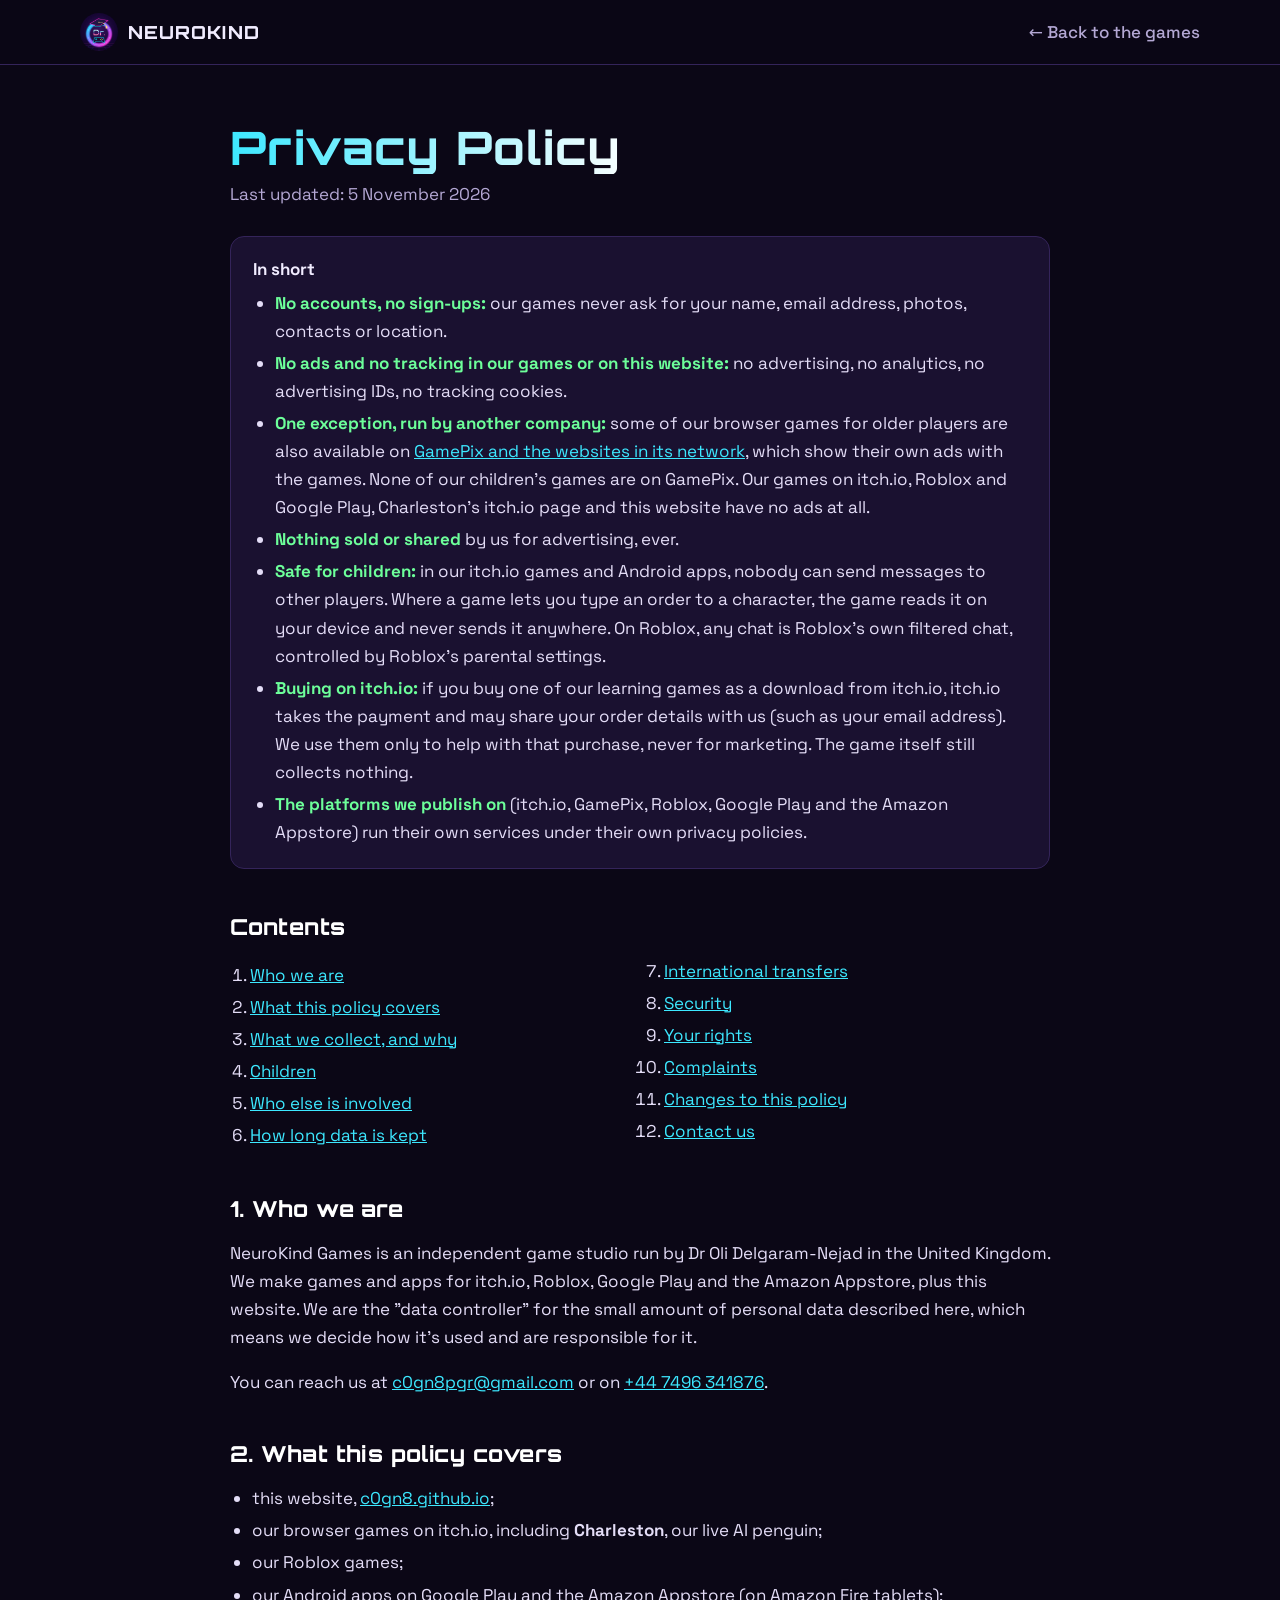
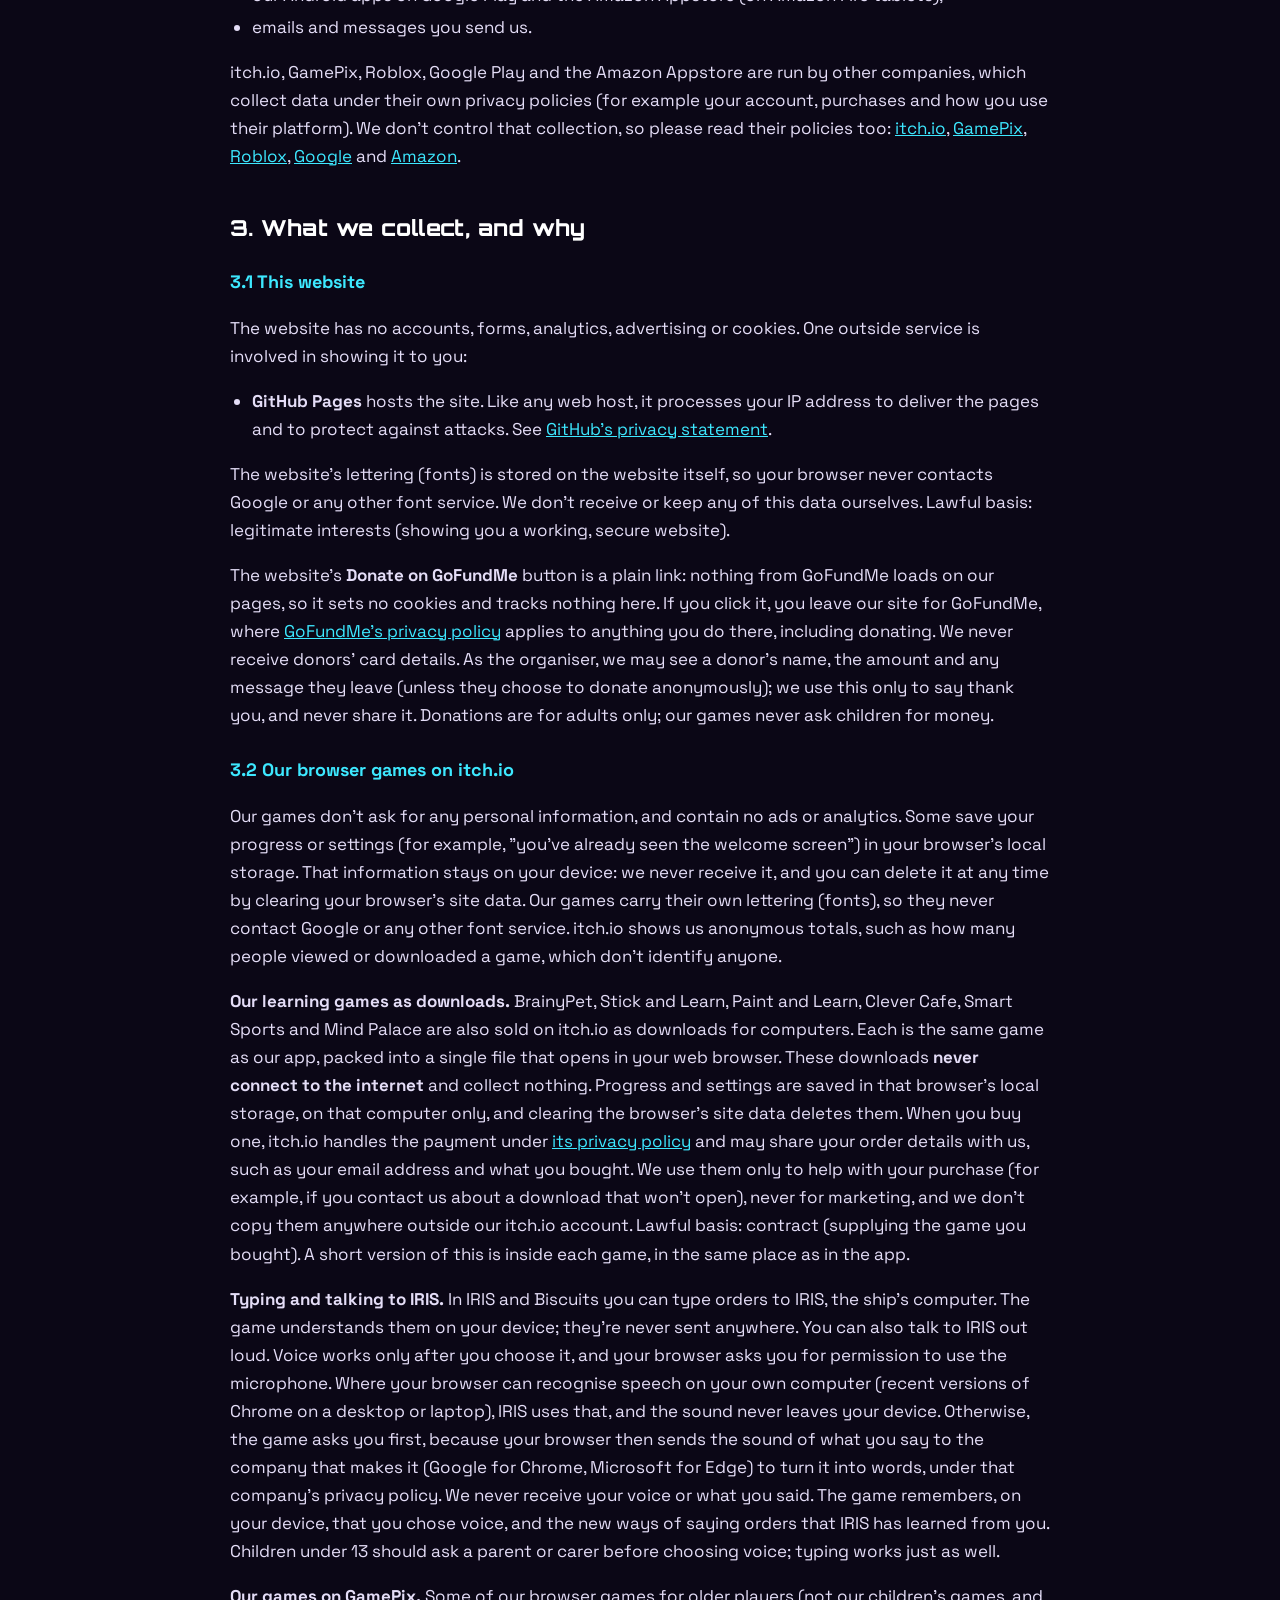
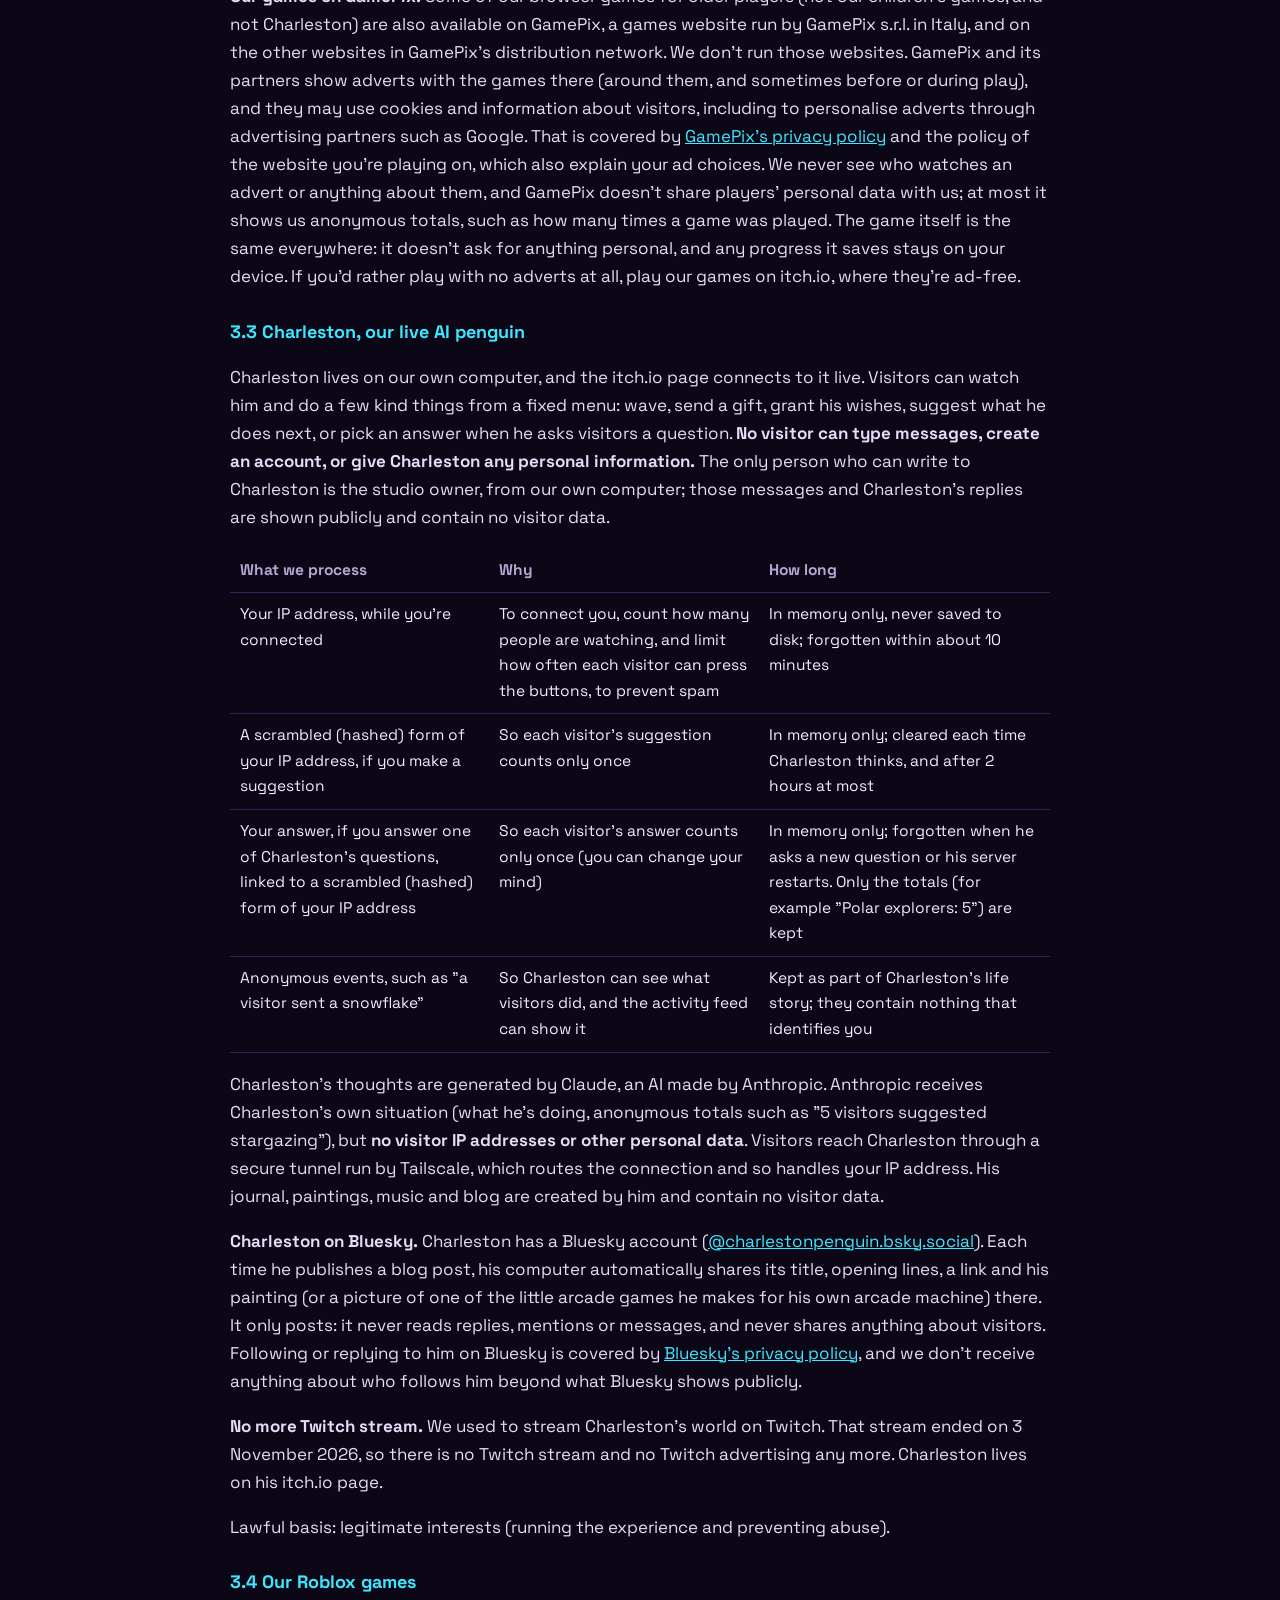
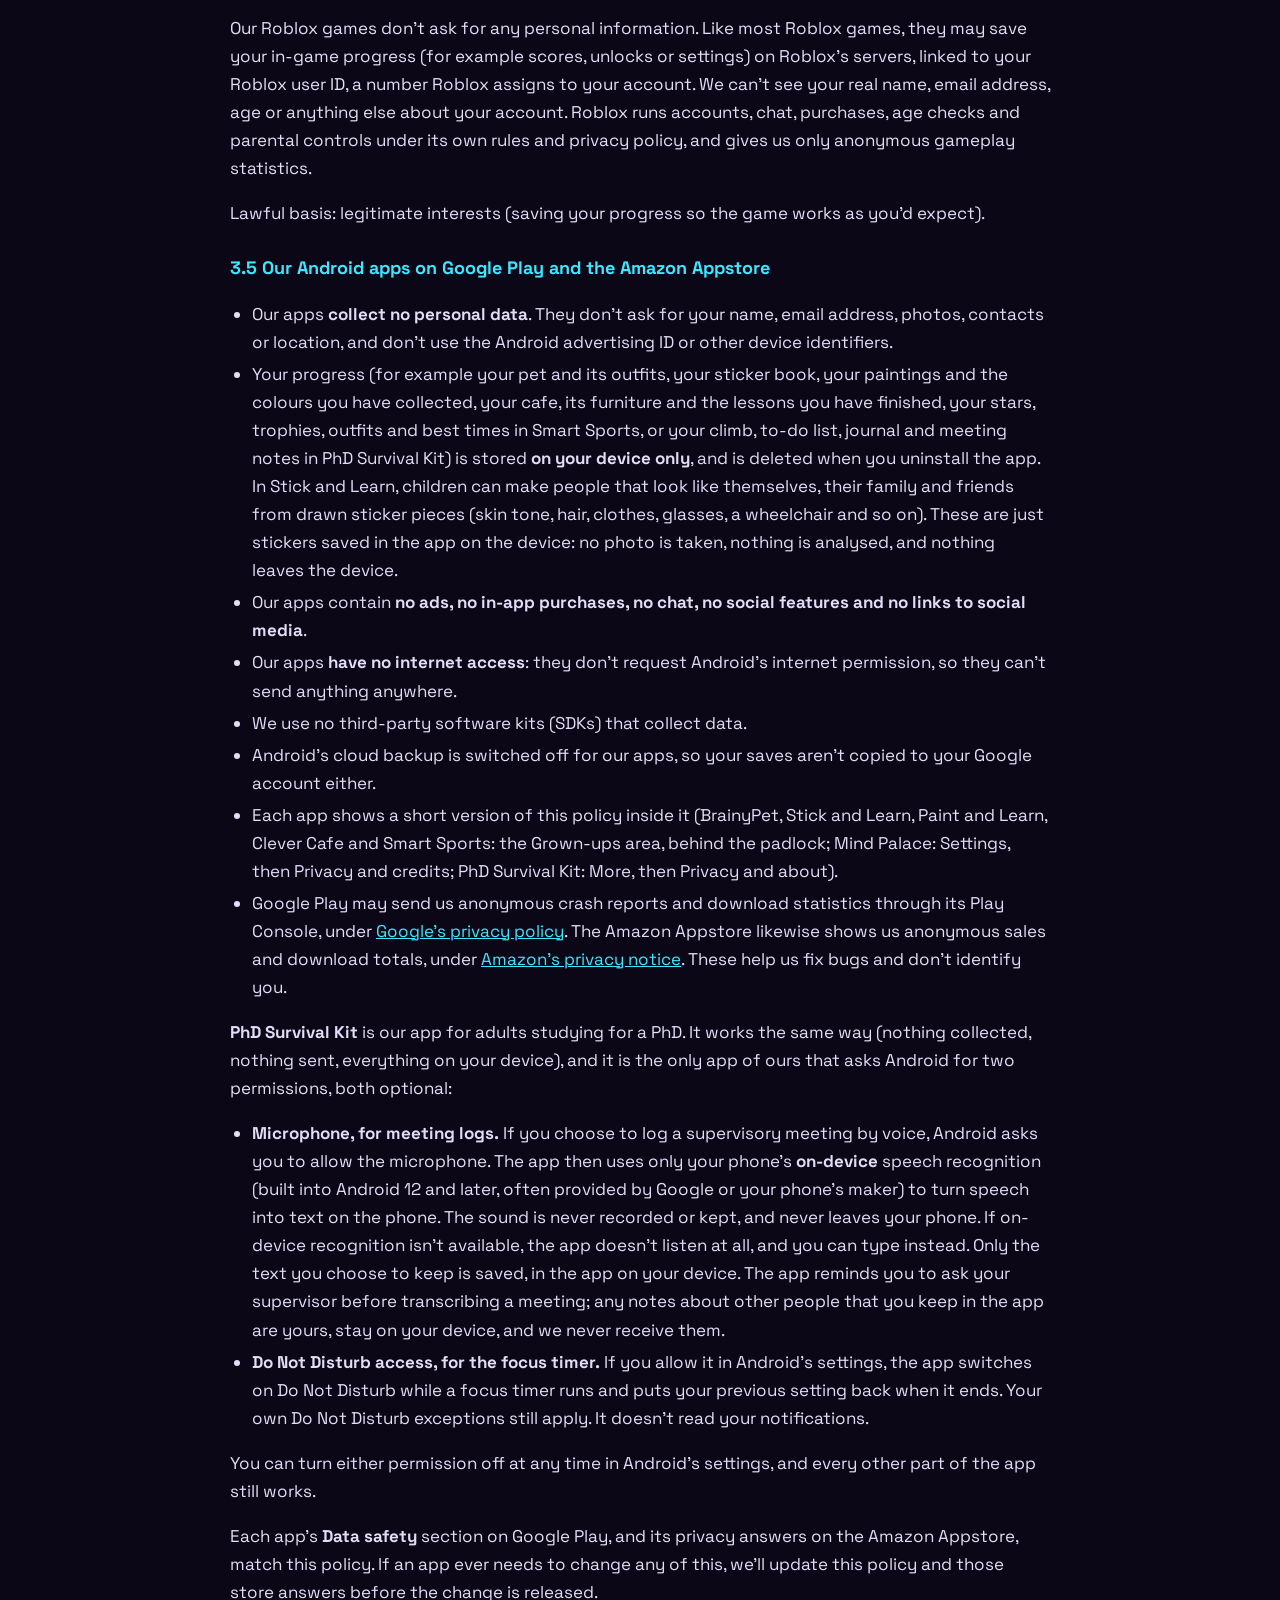
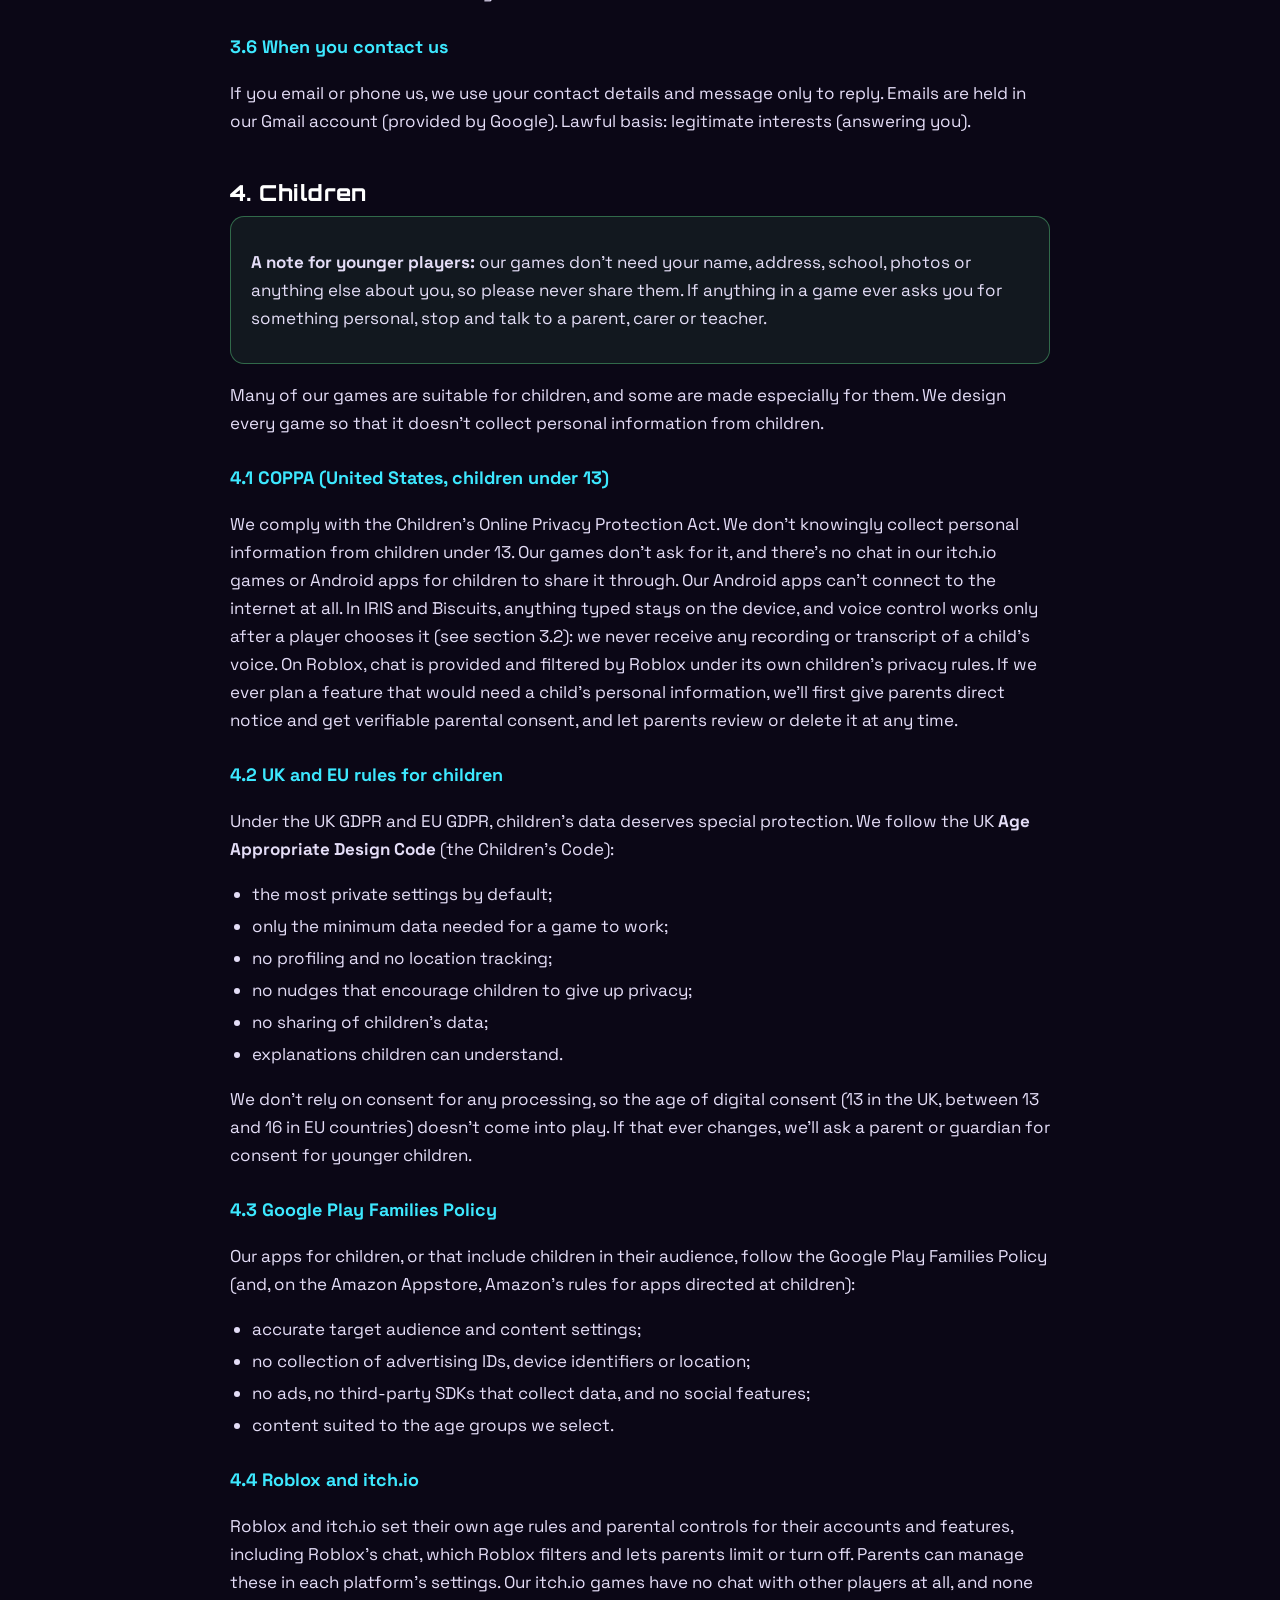
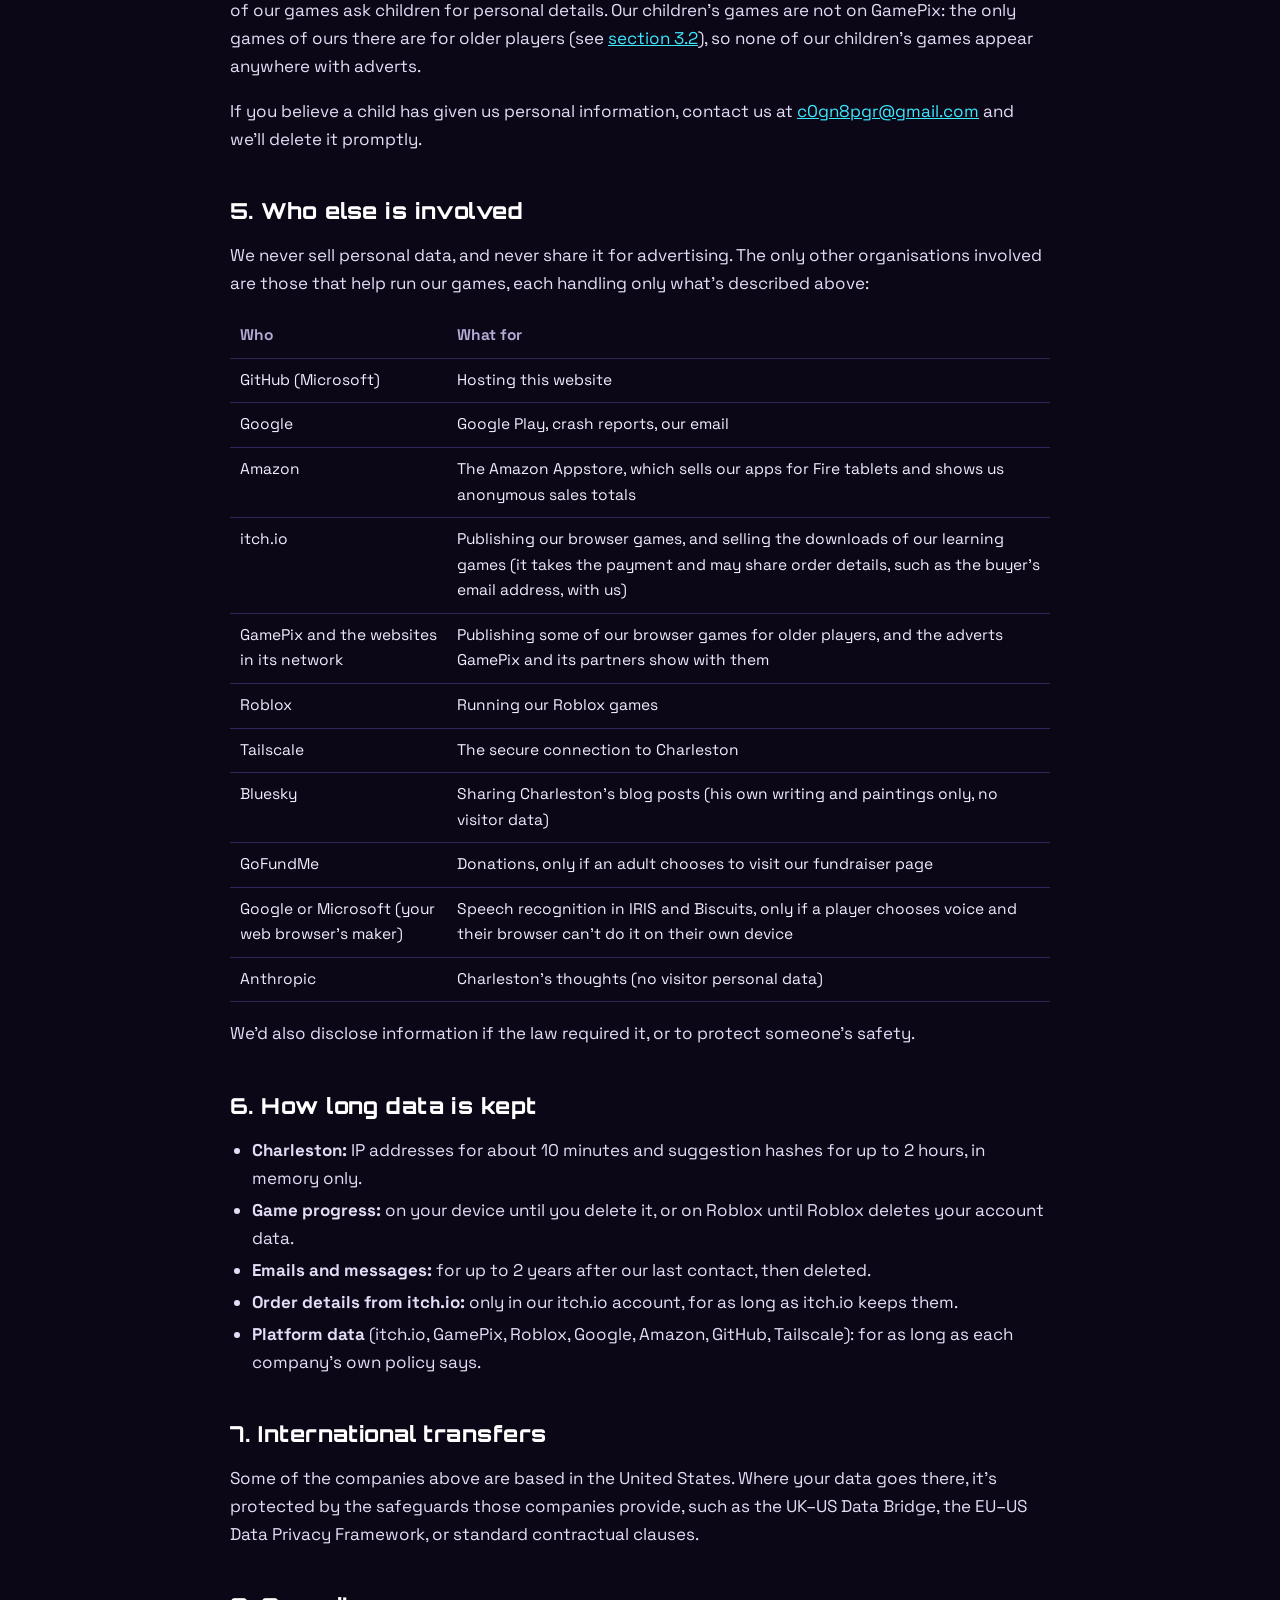
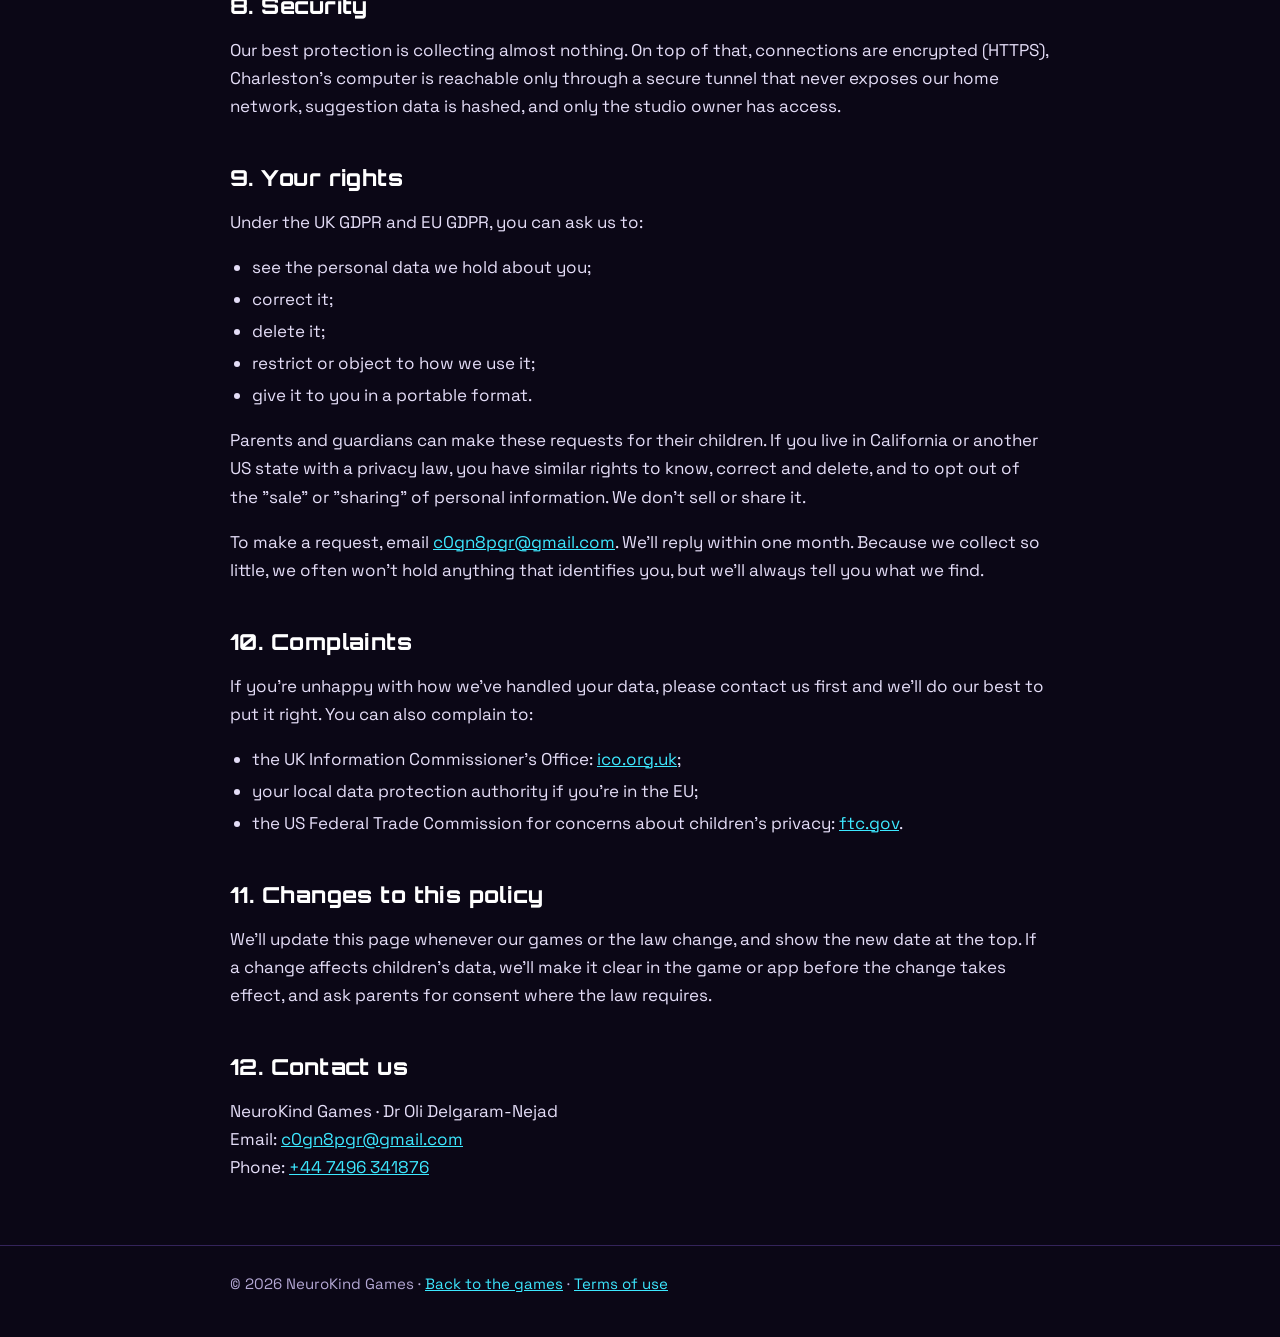
<file: privacy.html>
<!doctype html>
<html lang="en-GB">
<head>
<meta charset="utf-8">
<meta name="viewport" content="width=device-width, initial-scale=1">
<title>Privacy Policy · NeuroKind Games</title>
<meta name="description" content="Privacy policy for NeuroKind Games: our website, our itch.io and Roblox games, Charleston, and our apps on Google Play and the Amazon Appstore.">
<link rel="icon" href="img/dr_o.jpg">
<link rel="canonical" href="https://c0gn8.github.io/privacy.html">
<link rel="stylesheet" href="fonts/fonts.css">
<style>
  :root { --bg: #0b0716; --card: #1a1130; --line: #34245a; --ink: #f1ecff; --dim: #b4a8d4; --pink: #ff4fb8; --cyan: #3de8ff; --green: #6dff9a; }
  * { box-sizing: border-box; }
  body { margin: 0; background: var(--bg); color: var(--ink); font: 17px/1.65 'Space Grotesk', system-ui, sans-serif; }
  a { color: var(--cyan); }
  .wrap { width: min(820px, calc(100% - 32px)); margin: 0 auto; }
  header.top { position: sticky; top: 0; z-index: 10; background: rgba(11,7,22,.88); backdrop-filter: blur(8px); border-bottom: 1px solid var(--line); }
  header.top .wrap { display: flex; align-items: center; gap: 14px; height: 64px; width: min(1120px, calc(100% - 32px)); }
  .brand { display: flex; align-items: center; gap: 10px; text-decoration: none; color: var(--ink); font: 800 18px 'Orbitron', sans-serif; letter-spacing: .06em; }
  .brand img { width: 38px; height: 38px; border-radius: 50%; }
  header.top nav { margin-left: auto; } header.top nav a { color: var(--dim); text-decoration: none; font-weight: 500; }
  h1 { font: 800 clamp(30px, 5vw, 46px)/1.15 'Orbitron', sans-serif; margin: 56px 0 6px; letter-spacing: .03em;
       background: linear-gradient(90deg, var(--cyan), #fff 50%, var(--pink)); -webkit-background-clip: text; background-clip: text; color: transparent; }
  .updated { color: var(--dim); margin: 0 0 28px; }
  h2 { font: 700 22px 'Orbitron', sans-serif; letter-spacing: .02em; margin: 44px 0 10px; color: #fff; }
  h3 { font-size: 18px; margin: 26px 0 6px; color: var(--cyan); }
  p, li { color: #e4ddf7; } ul { padding-left: 22px; } li { margin: 4px 0; }
  .summary { background: var(--card); border: 1px solid var(--line); border-radius: 14px; padding: 18px 22px; }
  .summary ul { margin: 6px 0 0; } .summary li b { color: var(--green); }
  .kids { background: rgba(109,255,154,.07); border: 1px solid rgba(109,255,154,.35); border-radius: 14px; padding: 14px 20px; }
  table { width: 100%; border-collapse: collapse; margin: 10px 0 6px; font-size: 15.5px; }
  th, td { text-align: left; padding: 9px 10px; border-bottom: 1px solid var(--line); vertical-align: top; }
  th { color: var(--dim); font-weight: 700; }
  .toc { columns: 2; column-gap: 28px; padding-left: 20px; } @media (max-width: 640px) { .toc { columns: 1; } table { font-size: 14.5px; } }
  footer { margin-top: 64px; border-top: 1px solid var(--line); padding: 26px 0 40px; color: var(--dim); font-size: 15px; }
</style>
</head>
<body>

<header class="top"><div class="wrap">
  <a class="brand" href="index.html"><img src="img/dr_o.jpg" alt="">NEUROKIND</a>
  <nav><a href="index.html">← Back to the games</a></nav>
</div></header>

<main class="wrap">
<h1>Privacy Policy</h1>
<p class="updated">Last updated: 5 November 2026</p>

<div class="summary">
  <strong>In short</strong>
  <ul>
    <li><b>No accounts, no sign-ups:</b> our games never ask for your name, email address, photos, contacts or location.</li>
    <li><b>No ads and no tracking in our games or on this website:</b> no advertising, no analytics, no advertising IDs, no tracking cookies.</li>
    <li><b>One exception, run by another company:</b> some of our browser games for older players are also available on <a href="#gamepix">GamePix and the websites in its network</a>, which show their own ads with the games. None of our children's games are on GamePix. Our games on itch.io, Roblox and Google Play, Charleston's itch.io page and this website have no ads at all.</li>
    <li><b>Nothing sold or shared</b> by us for advertising, ever.</li>
    <li><b>Safe for children:</b> in our itch.io games and Android apps, nobody can send messages to other players. Where a game lets you type an order to a character, the game reads it on your device and never sends it anywhere. On Roblox, any chat is Roblox's own filtered chat, controlled by Roblox's parental settings.</li>
    <li><b>Buying on itch.io:</b> if you buy one of our learning games as a download from itch.io, itch.io takes the payment and may share your order details with us (such as your email address). We use them only to help with that purchase, never for marketing. The game itself still collects nothing.</li>
    <li><b>The platforms we publish on</b> (itch.io, GamePix, Roblox, Google Play and the Amazon Appstore) run their own services under their own privacy policies.</li>
  </ul>
</div>

<h2>Contents</h2>
<ol class="toc">
  <li><a href="#who">Who we are</a></li>
  <li><a href="#covers">What this policy covers</a></li>
  <li><a href="#collect">What we collect, and why</a></li>
  <li><a href="#children">Children</a></li>
  <li><a href="#share">Who else is involved</a></li>
  <li><a href="#keep">How long data is kept</a></li>
  <li><a href="#transfers">International transfers</a></li>
  <li><a href="#security">Security</a></li>
  <li><a href="#rights">Your rights</a></li>
  <li><a href="#complaints">Complaints</a></li>
  <li><a href="#changes">Changes to this policy</a></li>
  <li><a href="#contact">Contact us</a></li>
</ol>

<h2 id="who">1. Who we are</h2>
<p>NeuroKind Games is an independent game studio run by Dr Oli Delgaram-Nejad in the United Kingdom. We make games and apps for itch.io, Roblox, Google Play and the Amazon Appstore, plus this website. We are the "data controller" for the small amount of personal data described here, which means we decide how it's used and are responsible for it.</p>
<p>You can reach us at <a href="mailto:c0gn8pgr@gmail.com">c0gn8pgr@gmail.com</a> or on <a href="tel:+447496341876">+44 7496 341876</a>.</p>

<h2 id="covers">2. What this policy covers</h2>
<ul>
  <li>this website, <a href="https://c0gn8.github.io">c0gn8.github.io</a>;</li>
  <li>our browser games on itch.io, including <strong>Charleston</strong>, our live AI penguin;</li>
  <li>our Roblox games;</li>
  <li>our Android apps on Google Play and the Amazon Appstore (on Amazon Fire tablets);</li>
  <li>emails and messages you send us.</li>
</ul>
<p>itch.io, GamePix, Roblox, Google Play and the Amazon Appstore are run by other companies, which collect data under their own privacy policies (for example your account, purchases and how you use their platform). We don't control that collection, so please read their policies too: <a href="https://itch.io/docs/legal/privacy-policy" rel="noopener">itch.io</a>, <a href="https://www.gamepix.com/privacy-policy" rel="noopener">GamePix</a>, <a href="https://en.help.roblox.com/hc/en-us/articles/115004630823" rel="noopener">Roblox</a>, <a href="https://policies.google.com/privacy" rel="noopener">Google</a> and <a href="https://www.amazon.co.uk/gp/help/customer/display.html?nodeId=GX7NJQ4ZB8MHFRNJ" rel="noopener">Amazon</a>.</p>

<h2 id="collect">3. What we collect, and why</h2>

<h3>3.1 This website</h3>
<p>The website has no accounts, forms, analytics, advertising or cookies. One outside service is involved in showing it to you:</p>
<ul>
  <li><strong>GitHub Pages</strong> hosts the site. Like any web host, it processes your IP address to deliver the pages and to protect against attacks. See <a href="https://docs.github.com/en/site-policy/privacy-policies/github-general-privacy-statement" rel="noopener">GitHub's privacy statement</a>.</li>
</ul>
<p>The website's lettering (fonts) is stored on the website itself, so your browser never contacts Google or any other font service. We don't receive or keep any of this data ourselves. Lawful basis: legitimate interests (showing you a working, secure website).</p>
<p>The website's <strong>Donate on GoFundMe</strong> button is a plain link: nothing from GoFundMe loads on our pages, so it sets no cookies and tracks nothing here. If you click it, you leave our site for GoFundMe, where <a href="https://www.gofundme.com/privacy" rel="noopener">GoFundMe's privacy policy</a> applies to anything you do there, including donating. We never receive donors' card details. As the organiser, we may see a donor's name, the amount and any message they leave (unless they choose to donate anonymously); we use this only to say thank you, and never share it. Donations are for adults only; our games never ask children for money.</p>

<h3>3.2 Our browser games on itch.io</h3>
<p>Our games don't ask for any personal information, and contain no ads or analytics. Some save your progress or settings (for example, "you've already seen the welcome screen") in your browser's local storage. That information stays on your device: we never receive it, and you can delete it at any time by clearing your browser's site data. Our games carry their own lettering (fonts), so they never contact Google or any other font service. itch.io shows us anonymous totals, such as how many people viewed or downloaded a game, which don't identify anyone.</p>
<p id="downloads" style="scroll-margin-top: 90px"><strong>Our learning games as downloads.</strong> BrainyPet, Stick and Learn, Paint and Learn, Clever Cafe, Smart Sports and Mind Palace are also sold on itch.io as downloads for computers. Each is the same game as our app, packed into a single file that opens in your web browser. These downloads <strong>never connect to the internet</strong> and collect nothing. Progress and settings are saved in that browser's local storage, on that computer only, and clearing the browser's site data deletes them. When you buy one, itch.io handles the payment under <a href="https://itch.io/docs/legal/privacy-policy" rel="noopener">its privacy policy</a> and may share your order details with us, such as your email address and what you bought. We use them only to help with your purchase (for example, if you contact us about a download that won't open), never for marketing, and we don't copy them anywhere outside our itch.io account. Lawful basis: contract (supplying the game you bought). A short version of this is inside each game, in the same place as in the app.</p>
<p><strong>Typing and talking to IRIS.</strong> In IRIS and Biscuits you can type orders to IRIS, the ship's computer. The game understands them on your device; they're never sent anywhere. You can also talk to IRIS out loud. Voice works only after you choose it, and your browser asks you for permission to use the microphone. Where your browser can recognise speech on your own computer (recent versions of Chrome on a desktop or laptop), IRIS uses that, and the sound never leaves your device. Otherwise, the game asks you first, because your browser then sends the sound of what you say to the company that makes it (Google for Chrome, Microsoft for Edge) to turn it into words, under that company's privacy policy. We never receive your voice or what you said. The game remembers, on your device, that you chose voice, and the new ways of saying orders that IRIS has learned from you. Children under 13 should ask a parent or carer before choosing voice; typing works just as well.</p>

<p id="gamepix" style="scroll-margin-top: 90px"><strong>Our games on GamePix.</strong> Some of our browser games for older players (not our children's games, and not Charleston) are also available on GamePix, a games website run by GamePix s.r.l. in Italy, and on the other websites in GamePix's distribution network. We don't run those websites. GamePix and its partners show adverts with the games there (around them, and sometimes before or during play), and they may use cookies and information about visitors, including to personalise adverts through advertising partners such as Google. That is covered by <a href="https://www.gamepix.com/privacy-policy" rel="noopener">GamePix's privacy policy</a> and the policy of the website you're playing on, which also explain your ad choices. We never see who watches an advert or anything about them, and GamePix doesn't share players' personal data with us; at most it shows us anonymous totals, such as how many times a game was played. The game itself is the same everywhere: it doesn't ask for anything personal, and any progress it saves stays on your device. If you'd rather play with no adverts at all, play our games on itch.io, where they're ad-free.</p>

<h3>3.3 Charleston, our live AI penguin</h3>
<p>Charleston lives on our own computer, and the itch.io page connects to it live. Visitors can watch him and do a few kind things from a fixed menu: wave, send a gift, grant his wishes, suggest what he does next, or pick an answer when he asks visitors a question. <strong>No visitor can type messages, create an account, or give Charleston any personal information.</strong> The only person who can write to Charleston is the studio owner, from our own computer; those messages and Charleston's replies are shown publicly and contain no visitor data.</p>
<table>
  <tr><th>What we process</th><th>Why</th><th>How long</th></tr>
  <tr><td>Your IP address, while you're connected</td><td>To connect you, count how many people are watching, and limit how often each visitor can press the buttons, to prevent spam</td><td>In memory only, never saved to disk; forgotten within about 10 minutes</td></tr>
  <tr><td>A scrambled (hashed) form of your IP address, if you make a suggestion</td><td>So each visitor's suggestion counts only once</td><td>In memory only; cleared each time Charleston thinks, and after 2 hours at most</td></tr>
  <tr><td>Your answer, if you answer one of Charleston's questions, linked to a scrambled (hashed) form of your IP address</td><td>So each visitor's answer counts only once (you can change your mind)</td><td>In memory only; forgotten when he asks a new question or his server restarts. Only the totals (for example "Polar explorers: 5") are kept</td></tr>
  <tr><td>Anonymous events, such as "a visitor sent a snowflake"</td><td>So Charleston can see what visitors did, and the activity feed can show it</td><td>Kept as part of Charleston's life story; they contain nothing that identifies you</td></tr>
</table>
<p>Charleston's thoughts are generated by Claude, an AI made by Anthropic. Anthropic receives Charleston's own situation (what he's doing, anonymous totals such as "5 visitors suggested stargazing"), but <strong>no visitor IP addresses or other personal data</strong>. Visitors reach Charleston through a secure tunnel run by Tailscale, which routes the connection and so handles your IP address. His journal, paintings, music and blog are created by him and contain no visitor data.</p>
<p><strong>Charleston on Bluesky.</strong> Charleston has a Bluesky account (<a href="https://bsky.app/profile/charlestonpenguin.bsky.social" rel="noopener">@charlestonpenguin.bsky.social</a>). Each time he publishes a blog post, his computer automatically shares its title, opening lines, a link and his painting (or a picture of one of the little arcade games he makes for his own arcade machine) there. It only posts: it never reads replies, mentions or messages, and never shares anything about visitors. Following or replying to him on Bluesky is covered by <a href="https://bsky.social/about/support/privacy-policy" rel="noopener">Bluesky's privacy policy</a>, and we don't receive anything about who follows him beyond what Bluesky shows publicly.</p>
<p><strong>No more Twitch stream.</strong> We used to stream Charleston's world on Twitch. That stream ended on 3 November 2026, so there is no Twitch stream and no Twitch advertising any more. Charleston lives on his itch.io page.</p>
<p>Lawful basis: legitimate interests (running the experience and preventing abuse).</p>

<h3>3.4 Our Roblox games</h3>
<p>Our Roblox games don't ask for any personal information. Like most Roblox games, they may save your in-game progress (for example scores, unlocks or settings) on Roblox's servers, linked to your Roblox user ID, a number Roblox assigns to your account. We can't see your real name, email address, age or anything else about your account. Roblox runs accounts, chat, purchases, age checks and parental controls under its own rules and privacy policy, and gives us only anonymous gameplay statistics.</p>
<p>Lawful basis: legitimate interests (saving your progress so the game works as you'd expect).</p>

<h3>3.5 Our Android apps on Google Play and the Amazon Appstore</h3>
<ul>
  <li>Our apps <strong>collect no personal data</strong>. They don't ask for your name, email address, photos, contacts or location, and don't use the Android advertising ID or other device identifiers.</li>
  <li>Your progress (for example your pet and its outfits, your sticker book, your paintings and the colours you have collected, your cafe, its furniture and the lessons you have finished, your stars, trophies, outfits and best times in Smart Sports, or your climb, to-do list, journal and meeting notes in PhD Survival Kit) is stored <strong>on your device only</strong>, and is deleted when you uninstall the app. In Stick and Learn, children can make people that look like themselves, their family and friends from drawn sticker pieces (skin tone, hair, clothes, glasses, a wheelchair and so on). These are just stickers saved in the app on the device: no photo is taken, nothing is analysed, and nothing leaves the device.</li>
  <li>Our apps contain <strong>no ads, no in-app purchases, no chat, no social features and no links to social media</strong>.</li>
  <li>Our apps <strong>have no internet access</strong>: they don't request Android's internet permission, so they can't send anything anywhere.</li>
  <li>We use no third-party software kits (SDKs) that collect data.</li>
  <li>Android's cloud backup is switched off for our apps, so your saves aren't copied to your Google account either.</li>
  <li>Each app shows a short version of this policy inside it (BrainyPet, Stick and Learn, Paint and Learn, Clever Cafe and Smart Sports: the Grown-ups area, behind the padlock; Mind Palace: Settings, then Privacy and credits; PhD Survival Kit: More, then Privacy and about).</li>
  <li>Google Play may send us anonymous crash reports and download statistics through its Play Console, under <a href="https://policies.google.com/privacy" rel="noopener">Google's privacy policy</a>. The Amazon Appstore likewise shows us anonymous sales and download totals, under <a href="https://www.amazon.co.uk/gp/help/customer/display.html?nodeId=GX7NJQ4ZB8MHFRNJ" rel="noopener">Amazon's privacy notice</a>. These help us fix bugs and don't identify you.</li>
</ul>
<p><strong>PhD Survival Kit</strong> is our app for adults studying for a PhD. It works the same way (nothing collected, nothing sent, everything on your device), and it is the only app of ours that asks Android for two permissions, both optional:</p>
<ul>
  <li><strong>Microphone, for meeting logs.</strong> If you choose to log a supervisory meeting by voice, Android asks you to allow the microphone. The app then uses only your phone's <strong>on-device</strong> speech recognition (built into Android 12 and later, often provided by Google or your phone's maker) to turn speech into text on the phone. The sound is never recorded or kept, and never leaves your phone. If on-device recognition isn't available, the app doesn't listen at all, and you can type instead. Only the text you choose to keep is saved, in the app on your device. The app reminds you to ask your supervisor before transcribing a meeting; any notes about other people that you keep in the app are yours, stay on your device, and we never receive them.</li>
  <li><strong>Do Not Disturb access, for the focus timer.</strong> If you allow it in Android's settings, the app switches on Do Not Disturb while a focus timer runs and puts your previous setting back when it ends. Your own Do Not Disturb exceptions still apply. It doesn't read your notifications.</li>
</ul>
<p>You can turn either permission off at any time in Android's settings, and every other part of the app still works.</p>
<p>Each app's <strong>Data safety</strong> section on Google Play, and its privacy answers on the Amazon Appstore, match this policy. If an app ever needs to change any of this, we'll update this policy and those store answers before the change is released.</p>

<h3>3.6 When you contact us</h3>
<p>If you email or phone us, we use your contact details and message only to reply. Emails are held in our Gmail account (provided by Google). Lawful basis: legitimate interests (answering you).</p>

<h2 id="children">4. Children</h2>
<div class="kids">
  <p><strong>A note for younger players:</strong> our games don't need your name, address, school, photos or anything else about you, so please never share them. If anything in a game ever asks you for something personal, stop and talk to a parent, carer or teacher.</p>
</div>
<p>Many of our games are suitable for children, and some are made especially for them. We design every game so that it doesn't collect personal information from children.</p>

<h3>4.1 COPPA (United States, children under 13)</h3>
<p>We comply with the Children's Online Privacy Protection Act. We don't knowingly collect personal information from children under 13. Our games don't ask for it, and there's no chat in our itch.io games or Android apps for children to share it through. Our Android apps can't connect to the internet at all. In IRIS and Biscuits, anything typed stays on the device, and voice control works only after a player chooses it (see section 3.2): we never receive any recording or transcript of a child's voice. On Roblox, chat is provided and filtered by Roblox under its own children's privacy rules. If we ever plan a feature that would need a child's personal information, we'll first give parents direct notice and get verifiable parental consent, and let parents review or delete it at any time.</p>

<h3>4.2 UK and EU rules for children</h3>
<p>Under the UK GDPR and EU GDPR, children's data deserves special protection. We follow the UK <strong>Age Appropriate Design Code</strong> (the Children's Code):</p>
<ul>
  <li>the most private settings by default;</li>
  <li>only the minimum data needed for a game to work;</li>
  <li>no profiling and no location tracking;</li>
  <li>no nudges that encourage children to give up privacy;</li>
  <li>no sharing of children's data;</li>
  <li>explanations children can understand.</li>
</ul>
<p>We don't rely on consent for any processing, so the age of digital consent (13 in the UK, between 13 and 16 in EU countries) doesn't come into play. If that ever changes, we'll ask a parent or guardian for consent for younger children.</p>

<h3>4.3 Google Play Families Policy</h3>
<p>Our apps for children, or that include children in their audience, follow the Google Play Families Policy (and, on the Amazon Appstore, Amazon's rules for apps directed at children):</p>
<ul>
  <li>accurate target audience and content settings;</li>
  <li>no collection of advertising IDs, device identifiers or location;</li>
  <li>no ads, no third-party SDKs that collect data, and no social features;</li>
  <li>content suited to the age groups we select.</li>
</ul>

<h3>4.4 Roblox and itch.io</h3>
<p>Roblox and itch.io set their own age rules and parental controls for their accounts and features, including Roblox's chat, which Roblox filters and lets parents limit or turn off. Parents can manage these in each platform's settings. Our itch.io games have no chat with other players at all, and none of our games ask children for personal details. Our children's games are not on GamePix: the only games of ours there are for older players (see <a href="#gamepix">section 3.2</a>), so none of our children's games appear anywhere with adverts.</p>

<p>If you believe a child has given us personal information, contact us at <a href="mailto:c0gn8pgr@gmail.com">c0gn8pgr@gmail.com</a> and we'll delete it promptly.</p>

<h2 id="share">5. Who else is involved</h2>
<p>We never sell personal data, and never share it for advertising. The only other organisations involved are those that help run our games, each handling only what's described above:</p>
<table>
  <tr><th>Who</th><th>What for</th></tr>
  <tr><td>GitHub (Microsoft)</td><td>Hosting this website</td></tr>
  <tr><td>Google</td><td>Google Play, crash reports, our email</td></tr>
  <tr><td>Amazon</td><td>The Amazon Appstore, which sells our apps for Fire tablets and shows us anonymous sales totals</td></tr>
  <tr><td>itch.io</td><td>Publishing our browser games, and selling the downloads of our learning games (it takes the payment and may share order details, such as the buyer's email address, with us)</td></tr>
  <tr><td>GamePix and the websites in its network</td><td>Publishing some of our browser games for older players, and the adverts GamePix and its partners show with them</td></tr>
  <tr><td>Roblox</td><td>Running our Roblox games</td></tr>
  <tr><td>Tailscale</td><td>The secure connection to Charleston</td></tr>
  <tr><td>Bluesky</td><td>Sharing Charleston's blog posts (his own writing and paintings only, no visitor data)</td></tr>
  <tr><td>GoFundMe</td><td>Donations, only if an adult chooses to visit our fundraiser page</td></tr>
  <tr><td>Google or Microsoft (your web browser's maker)</td><td>Speech recognition in IRIS and Biscuits, only if a player chooses voice and their browser can't do it on their own device</td></tr>
  <tr><td>Anthropic</td><td>Charleston's thoughts (no visitor personal data)</td></tr>
</table>
<p>We'd also disclose information if the law required it, or to protect someone's safety.</p>

<h2 id="keep">6. How long data is kept</h2>
<ul>
  <li><strong>Charleston:</strong> IP addresses for about 10 minutes and suggestion hashes for up to 2 hours, in memory only.</li>
  <li><strong>Game progress:</strong> on your device until you delete it, or on Roblox until Roblox deletes your account data.</li>
  <li><strong>Emails and messages:</strong> for up to 2 years after our last contact, then deleted.</li>
  <li><strong>Order details from itch.io:</strong> only in our itch.io account, for as long as itch.io keeps them.</li>
  <li><strong>Platform data</strong> (itch.io, GamePix, Roblox, Google, Amazon, GitHub, Tailscale): for as long as each company's own policy says.</li>
</ul>

<h2 id="transfers">7. International transfers</h2>
<p>Some of the companies above are based in the United States. Where your data goes there, it's protected by the safeguards those companies provide, such as the UK–US Data Bridge, the EU–US Data Privacy Framework, or standard contractual clauses.</p>

<h2 id="security">8. Security</h2>
<p>Our best protection is collecting almost nothing. On top of that, connections are encrypted (HTTPS), Charleston's computer is reachable only through a secure tunnel that never exposes our home network, suggestion data is hashed, and only the studio owner has access.</p>

<h2 id="rights">9. Your rights</h2>
<p>Under the UK GDPR and EU GDPR, you can ask us to:</p>
<ul>
  <li>see the personal data we hold about you;</li>
  <li>correct it;</li>
  <li>delete it;</li>
  <li>restrict or object to how we use it;</li>
  <li>give it to you in a portable format.</li>
</ul>
<p>Parents and guardians can make these requests for their children. If you live in California or another US state with a privacy law, you have similar rights to know, correct and delete, and to opt out of the "sale" or "sharing" of personal information. We don't sell or share it.</p>
<p>To make a request, email <a href="mailto:c0gn8pgr@gmail.com">c0gn8pgr@gmail.com</a>. We'll reply within one month. Because we collect so little, we often won't hold anything that identifies you, but we'll always tell you what we find.</p>

<h2 id="complaints">10. Complaints</h2>
<p>If you're unhappy with how we've handled your data, please contact us first and we'll do our best to put it right. You can also complain to:</p>
<ul>
  <li>the UK Information Commissioner's Office: <a href="https://ico.org.uk/make-a-complaint/" rel="noopener">ico.org.uk</a>;</li>
  <li>your local data protection authority if you're in the EU;</li>
  <li>the US Federal Trade Commission for concerns about children's privacy: <a href="https://reportfraud.ftc.gov/" rel="noopener">ftc.gov</a>.</li>
</ul>

<h2 id="changes">11. Changes to this policy</h2>
<p>We'll update this page whenever our games or the law change, and show the new date at the top. If a change affects children's data, we'll make it clear in the game or app before the change takes effect, and ask parents for consent where the law requires.</p>

<h2 id="contact">12. Contact us</h2>
<p>NeuroKind Games · Dr Oli Delgaram-Nejad<br>
Email: <a href="mailto:c0gn8pgr@gmail.com">c0gn8pgr@gmail.com</a><br>
Phone: <a href="tel:+447496341876">+44 7496 341876</a></p>
</main>

<footer><div class="wrap">© 2026 NeuroKind Games · <a href="index.html">Back to the games</a> · <a href="terms.html">Terms of use</a></div></footer>
</body>
</html>
</file>
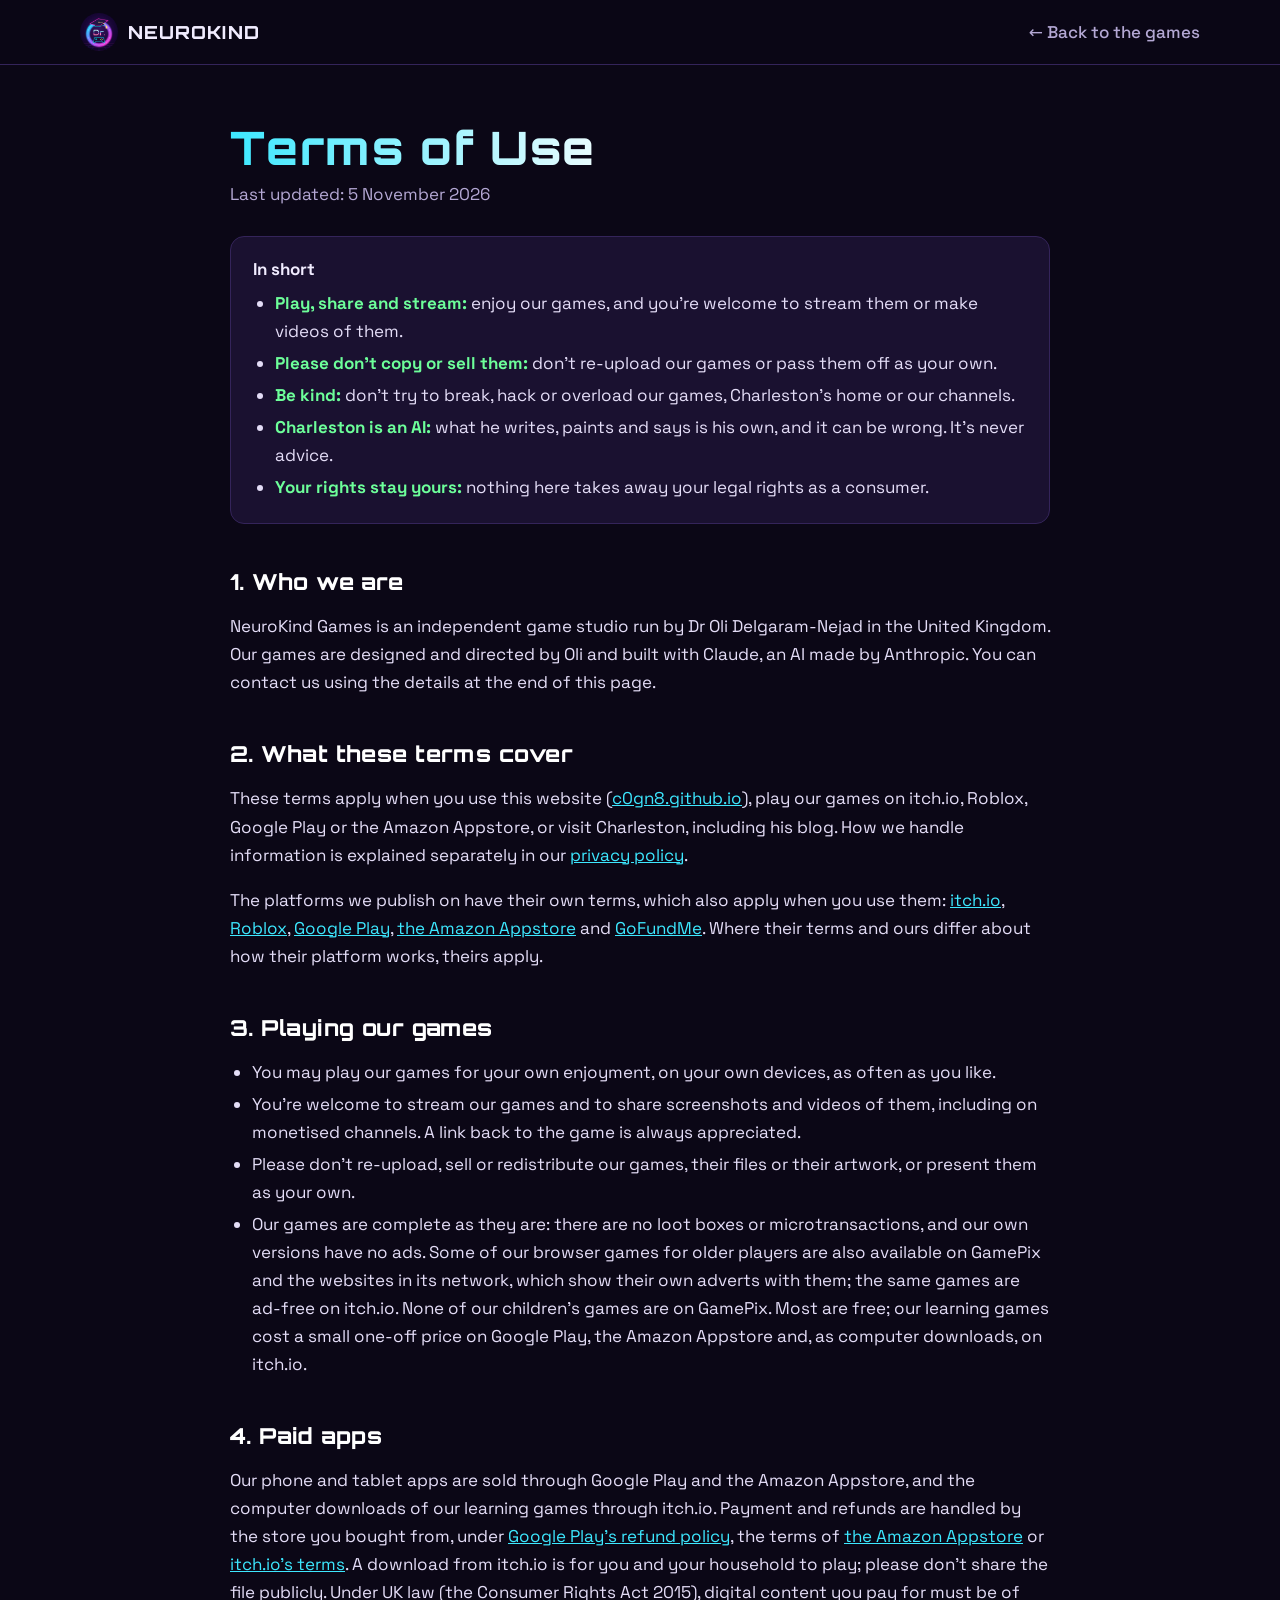
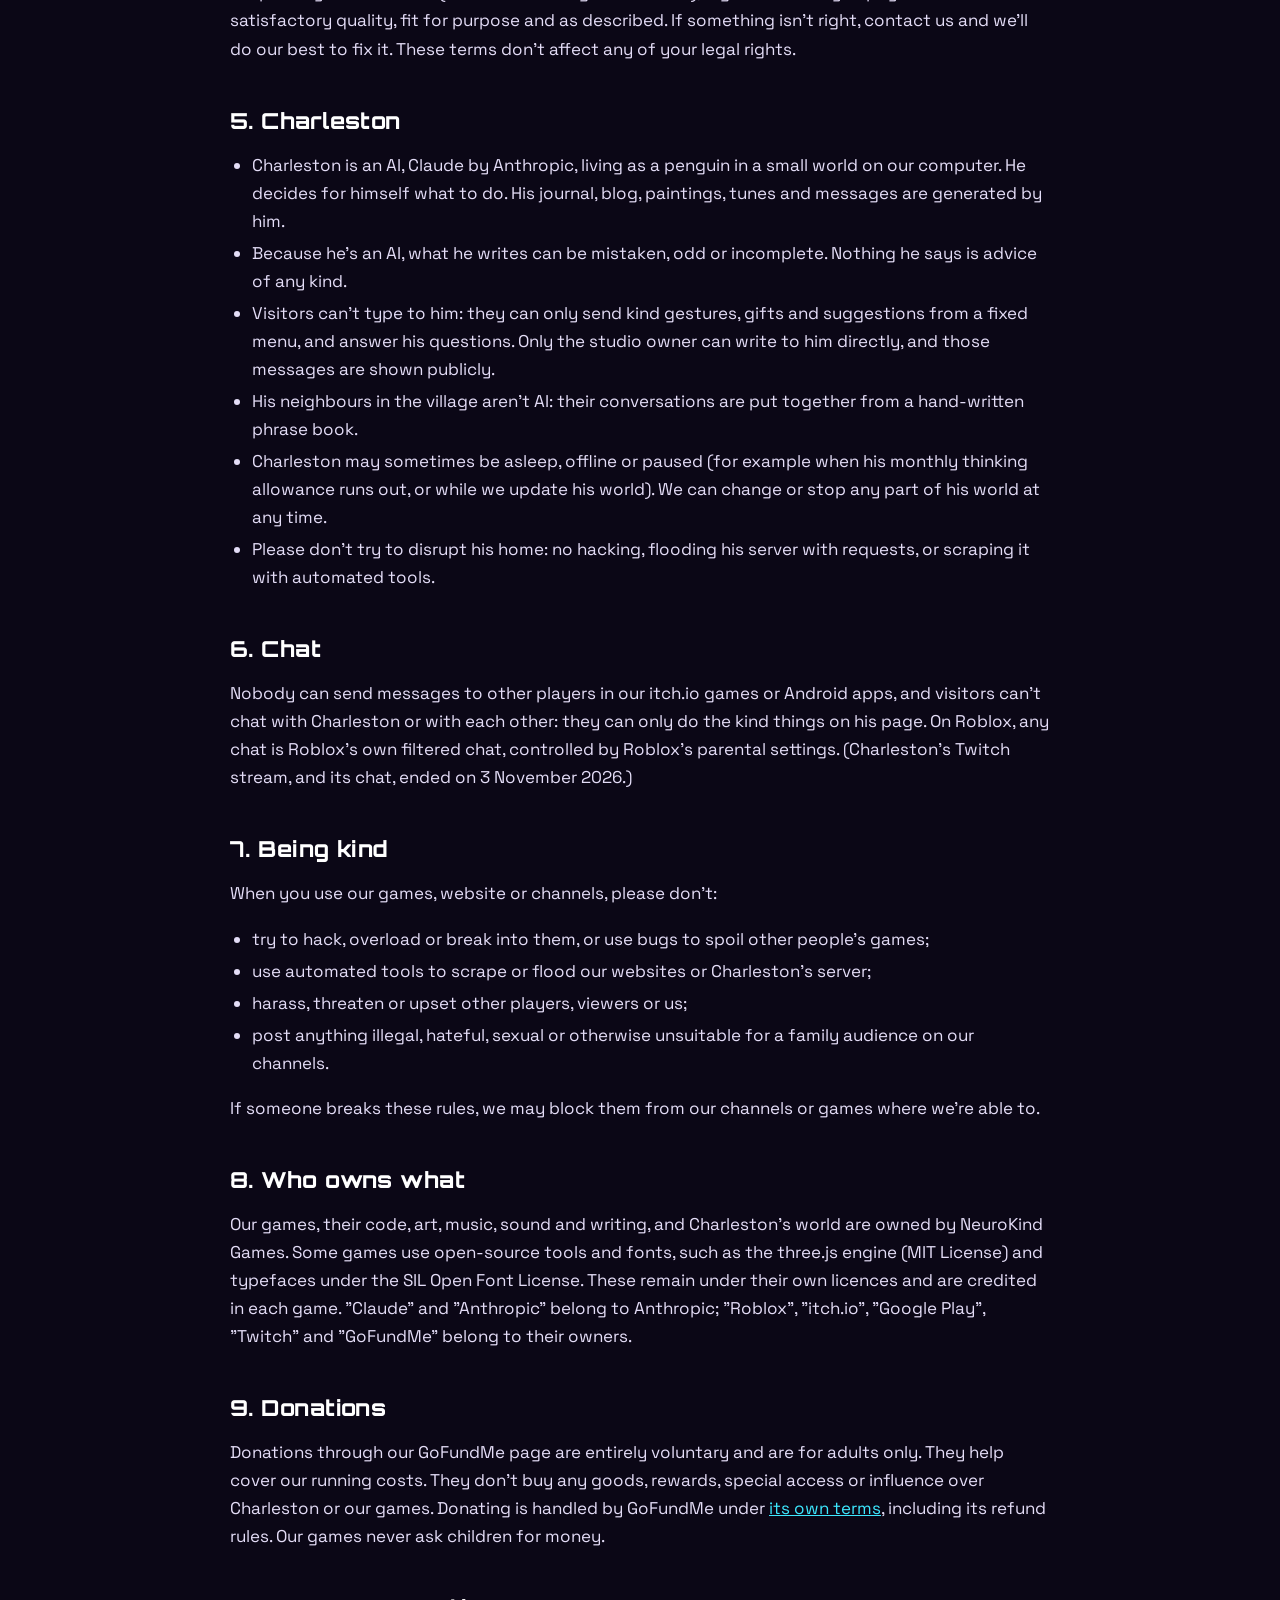
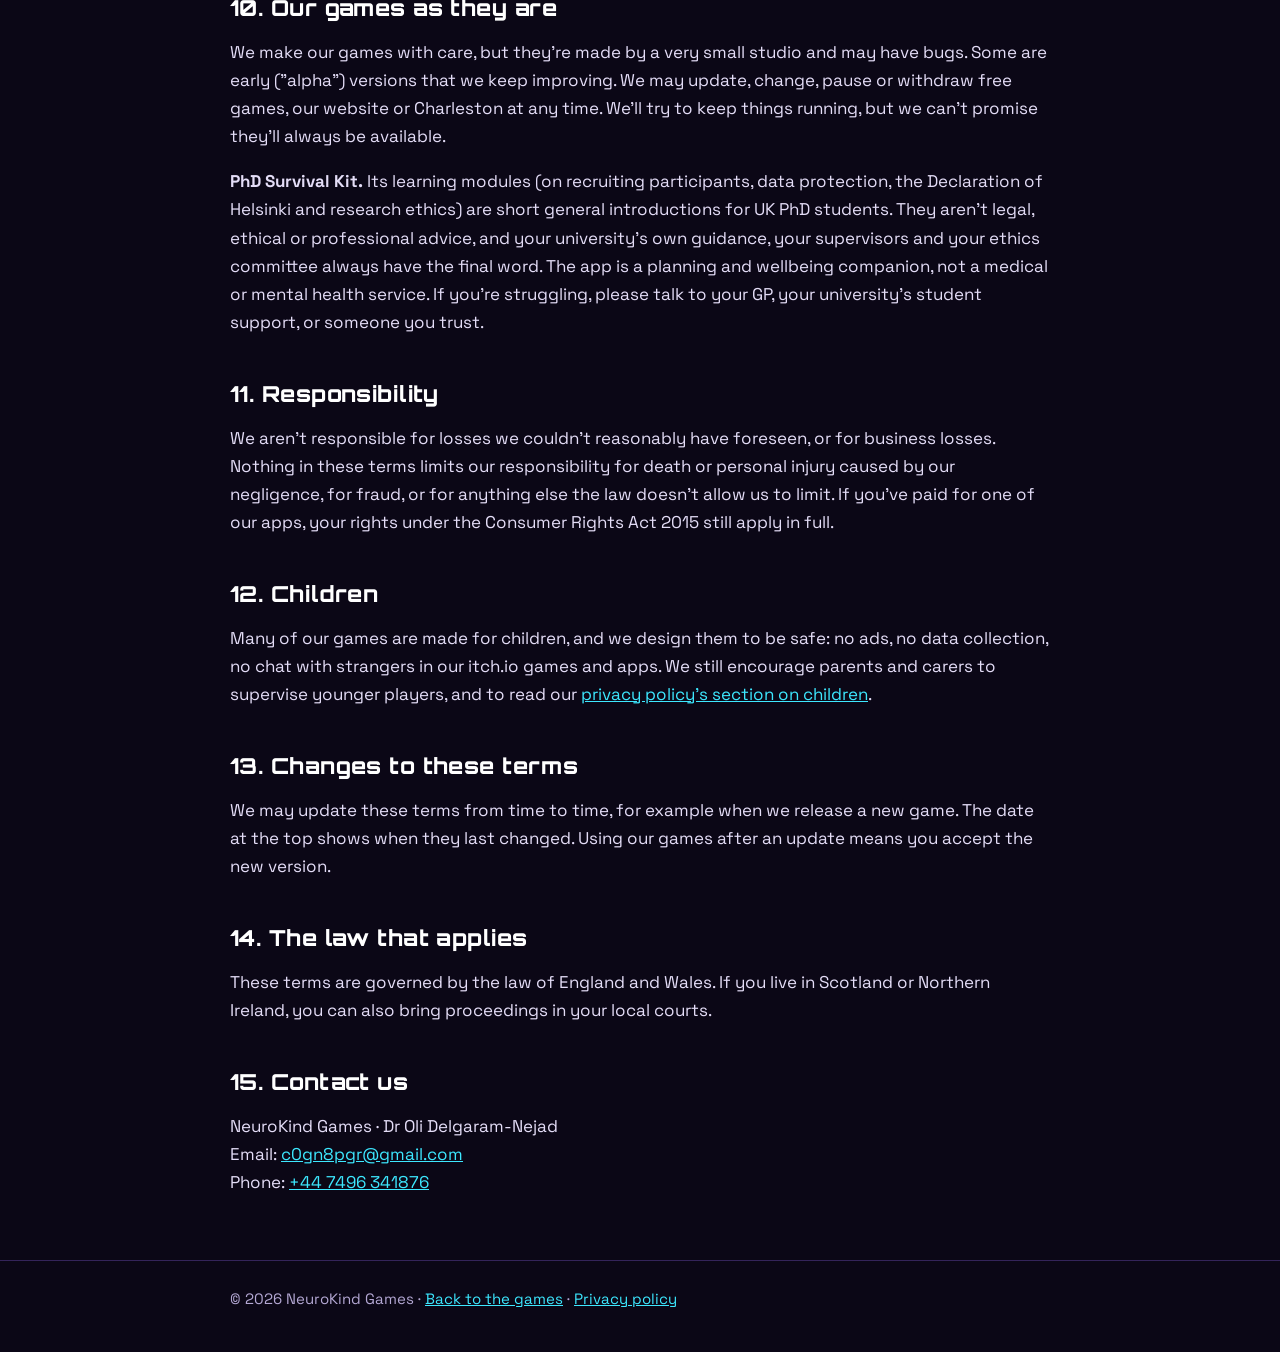
<file: terms.html>
<!doctype html>
<html lang="en-GB">
<head>
<meta charset="utf-8">
<meta name="viewport" content="width=device-width, initial-scale=1">
<title>Terms of Use · NeuroKind Games</title>
<meta name="description" content="Terms of use for NeuroKind Games: our website, our itch.io, Roblox, Google Play and Amazon Appstore games, and Charleston (including his blog).">
<link rel="icon" href="img/dr_o.jpg">
<link rel="canonical" href="https://c0gn8.github.io/terms.html">
<link rel="stylesheet" href="fonts/fonts.css">
<style>
  :root { --bg: #0b0716; --card: #1a1130; --line: #34245a; --ink: #f1ecff; --dim: #b4a8d4; --pink: #ff4fb8; --cyan: #3de8ff; --green: #6dff9a; }
  * { box-sizing: border-box; }
  body { margin: 0; background: var(--bg); color: var(--ink); font: 17px/1.65 'Space Grotesk', system-ui, sans-serif; }
  a { color: var(--cyan); }
  .wrap { width: min(820px, calc(100% - 32px)); margin: 0 auto; }
  header.top { position: sticky; top: 0; z-index: 10; background: rgba(11,7,22,.88); backdrop-filter: blur(8px); border-bottom: 1px solid var(--line); }
  header.top .wrap { display: flex; align-items: center; gap: 14px; height: 64px; width: min(1120px, calc(100% - 32px)); }
  .brand { display: flex; align-items: center; gap: 10px; text-decoration: none; color: var(--ink); font: 800 18px 'Orbitron', sans-serif; letter-spacing: .06em; }
  .brand img { width: 38px; height: 38px; border-radius: 50%; }
  header.top nav { margin-left: auto; } header.top nav a { color: var(--dim); text-decoration: none; font-weight: 500; }
  h1 { font: 800 clamp(30px, 5vw, 46px)/1.15 'Orbitron', sans-serif; margin: 56px 0 6px; letter-spacing: .03em;
       background: linear-gradient(90deg, var(--cyan), #fff 50%, var(--pink)); -webkit-background-clip: text; background-clip: text; color: transparent; }
  .updated { color: var(--dim); margin: 0 0 28px; }
  h2 { font: 700 22px 'Orbitron', sans-serif; letter-spacing: .02em; margin: 44px 0 10px; color: #fff; }
  h3 { font-size: 18px; margin: 26px 0 6px; color: var(--cyan); }
  p, li { color: #e4ddf7; } ul { padding-left: 22px; } li { margin: 4px 0; }
  .summary { background: var(--card); border: 1px solid var(--line); border-radius: 14px; padding: 18px 22px; }
  .summary ul { margin: 6px 0 0; } .summary li b { color: var(--green); }
  .kids { background: rgba(109,255,154,.07); border: 1px solid rgba(109,255,154,.35); border-radius: 14px; padding: 14px 20px; }
  table { width: 100%; border-collapse: collapse; margin: 10px 0 6px; font-size: 15.5px; }
  th, td { text-align: left; padding: 9px 10px; border-bottom: 1px solid var(--line); vertical-align: top; }
  th { color: var(--dim); font-weight: 700; }
  .toc { columns: 2; column-gap: 28px; padding-left: 20px; } @media (max-width: 640px) { .toc { columns: 1; } table { font-size: 14.5px; } }
  footer { margin-top: 64px; border-top: 1px solid var(--line); padding: 26px 0 40px; color: var(--dim); font-size: 15px; }
</style>
</head>
<body>

<header class="top"><div class="wrap">
  <a class="brand" href="index.html"><img src="img/dr_o.jpg" alt="">NEUROKIND</a>
  <nav><a href="index.html">← Back to the games</a></nav>
</div></header>

<main class="wrap">
<h1>Terms of Use</h1>
<p class="updated">Last updated: 5 November 2026</p>

<div class="summary">
  <strong>In short</strong>
  <ul>
    <li><b>Play, share and stream:</b> enjoy our games, and you're welcome to stream them or make videos of them.</li>
    <li><b>Please don't copy or sell them:</b> don't re-upload our games or pass them off as your own.</li>
    <li><b>Be kind:</b> don't try to break, hack or overload our games, Charleston's home or our channels.</li>
    <li><b>Charleston is an AI:</b> what he writes, paints and says is his own, and it can be wrong. It's never advice.</li>
    <li><b>Your rights stay yours:</b> nothing here takes away your legal rights as a consumer.</li>
  </ul>
</div>

<h2 id="who">1. Who we are</h2>
<p>NeuroKind Games is an independent game studio run by Dr Oli Delgaram-Nejad in the United Kingdom. Our games are designed and directed by Oli and built with Claude, an AI made by Anthropic. You can contact us using the details at the end of this page.</p>

<h2 id="these">2. What these terms cover</h2>
<p>These terms apply when you use this website (<a href="https://c0gn8.github.io">c0gn8.github.io</a>), play our games on itch.io, Roblox, Google Play or the Amazon Appstore, or visit Charleston, including his blog. How we handle information is explained separately in our <a href="privacy.html">privacy policy</a>.</p>
<p>The platforms we publish on have their own terms, which also apply when you use them: <a href="https://itch.io/docs/legal/terms" rel="noopener">itch.io</a>, <a href="https://www.roblox.com/info/terms" rel="noopener">Roblox</a>, <a href="https://play.google.com/about/play-terms/" rel="noopener">Google Play</a>, <a href="https://www.amazon.co.uk/gp/help/customer/display.html?nodeId=201485660" rel="noopener">the Amazon Appstore</a> and <a href="https://www.gofundme.com/terms" rel="noopener">GoFundMe</a>. Where their terms and ours differ about how their platform works, theirs apply.</p>

<h2 id="play">3. Playing our games</h2>
<ul>
  <li>You may play our games for your own enjoyment, on your own devices, as often as you like.</li>
  <li>You're welcome to stream our games and to share screenshots and videos of them, including on monetised channels. A link back to the game is always appreciated.</li>
  <li>Please don't re-upload, sell or redistribute our games, their files or their artwork, or present them as your own.</li>
  <li>Our games are complete as they are: there are no loot boxes or microtransactions, and our own versions have no ads. Some of our browser games for older players are also available on GamePix and the websites in its network, which show their own adverts with them; the same games are ad-free on itch.io. None of our children's games are on GamePix. Most are free; our learning games cost a small one-off price on Google Play, the Amazon Appstore and, as computer downloads, on itch.io.</li>
</ul>

<h2 id="paid">4. Paid apps</h2>
<p>Our phone and tablet apps are sold through Google Play and the Amazon Appstore, and the computer downloads of our learning games through itch.io. Payment and refunds are handled by the store you bought from, under <a href="https://support.google.com/googleplay/answer/2479637" rel="noopener">Google Play's refund policy</a>, the terms of <a href="https://www.amazon.co.uk/gp/help/customer/display.html?nodeId=201485660" rel="noopener">the Amazon Appstore</a> or <a href="https://itch.io/docs/legal/terms" rel="noopener">itch.io's terms</a>. A download from itch.io is for you and your household to play; please don't share the file publicly. Under UK law (the Consumer Rights Act 2015), digital content you pay for must be of satisfactory quality, fit for purpose and as described. If something isn't right, contact us and we'll do our best to fix it. These terms don't affect any of your legal rights.</p>

<h2 id="charleston">5. Charleston</h2>
<ul>
  <li>Charleston is an AI, Claude by Anthropic, living as a penguin in a small world on our computer. He decides for himself what to do. His journal, blog, paintings, tunes and messages are generated by him.</li>
  <li>Because he's an AI, what he writes can be mistaken, odd or incomplete. Nothing he says is advice of any kind.</li>
  <li>Visitors can't type to him: they can only send kind gestures, gifts and suggestions from a fixed menu, and answer his questions. Only the studio owner can write to him directly, and those messages are shown publicly.</li>
  <li>His neighbours in the village aren't AI: their conversations are put together from a hand-written phrase book.</li>
  <li>Charleston may sometimes be asleep, offline or paused (for example when his monthly thinking allowance runs out, or while we update his world). We can change or stop any part of his world at any time.</li>
  <li>Please don't try to disrupt his home: no hacking, flooding his server with requests, or scraping it with automated tools.</li>
</ul>

<h2 id="chat">6. Chat</h2>
<p>Nobody can send messages to other players in our itch.io games or Android apps, and visitors can't chat with Charleston or with each other: they can only do the kind things on his page. On Roblox, any chat is Roblox's own filtered chat, controlled by Roblox's parental settings. (Charleston's Twitch stream, and its chat, ended on 3 November 2026.)</p>

<h2 id="behave">7. Being kind</h2>
<p>When you use our games, website or channels, please don't:</p>
<ul>
  <li>try to hack, overload or break into them, or use bugs to spoil other people's games;</li>
  <li>use automated tools to scrape or flood our websites or Charleston's server;</li>
  <li>harass, threaten or upset other players, viewers or us;</li>
  <li>post anything illegal, hateful, sexual or otherwise unsuitable for a family audience on our channels.</li>
</ul>
<p>If someone breaks these rules, we may block them from our channels or games where we're able to.</p>

<h2 id="ours">8. Who owns what</h2>
<p>Our games, their code, art, music, sound and writing, and Charleston's world are owned by NeuroKind Games. Some games use open-source tools and fonts, such as the three.js engine (MIT License) and typefaces under the SIL Open Font License. These remain under their own licences and are credited in each game. "Claude" and "Anthropic" belong to Anthropic; "Roblox", "itch.io", "Google Play", "Twitch" and "GoFundMe" belong to their owners.</p>

<h2 id="donations">9. Donations</h2>
<p>Donations through our GoFundMe page are entirely voluntary and are for adults only. They help cover our running costs. They don't buy any goods, rewards, special access or influence over Charleston or our games. Donating is handled by GoFundMe under <a href="https://www.gofundme.com/terms" rel="noopener">its own terms</a>, including its refund rules. Our games never ask children for money.</p>

<h2 id="as-is">10. Our games as they are</h2>
<p>We make our games with care, but they're made by a very small studio and may have bugs. Some are early ("alpha") versions that we keep improving. We may update, change, pause or withdraw free games, our website or Charleston at any time. We'll try to keep things running, but we can't promise they'll always be available.</p>
<p><strong>PhD Survival Kit.</strong> Its learning modules (on recruiting participants, data protection, the Declaration of Helsinki and research ethics) are short general introductions for UK PhD students. They aren't legal, ethical or professional advice, and your university's own guidance, your supervisors and your ethics committee always have the final word. The app is a planning and wellbeing companion, not a medical or mental health service. If you're struggling, please talk to your GP, your university's student support, or someone you trust.</p>

<h2 id="liability">11. Responsibility</h2>
<p>We aren't responsible for losses we couldn't reasonably have foreseen, or for business losses. Nothing in these terms limits our responsibility for death or personal injury caused by our negligence, for fraud, or for anything else the law doesn't allow us to limit. If you've paid for one of our apps, your rights under the Consumer Rights Act 2015 still apply in full.</p>

<h2 id="children">12. Children</h2>
<p>Many of our games are made for children, and we design them to be safe: no ads, no data collection, no chat with strangers in our itch.io games and apps. We still encourage parents and carers to supervise younger players, and to read our <a href="privacy.html#children">privacy policy's section on children</a>.</p>

<h2 id="changes">13. Changes to these terms</h2>
<p>We may update these terms from time to time, for example when we release a new game. The date at the top shows when they last changed. Using our games after an update means you accept the new version.</p>

<h2 id="law">14. The law that applies</h2>
<p>These terms are governed by the law of England and Wales. If you live in Scotland or Northern Ireland, you can also bring proceedings in your local courts.</p>

<h2 id="contact">15. Contact us</h2>
<p>NeuroKind Games · Dr Oli Delgaram-Nejad<br>
Email: <a href="mailto:c0gn8pgr@gmail.com">c0gn8pgr@gmail.com</a><br>
Phone: <a href="tel:+447496341876">+44 7496 341876</a></p>
</main>

<footer><div class="wrap">© 2026 NeuroKind Games · <a href="index.html">Back to the games</a> · <a href="privacy.html">Privacy policy</a></div></footer>
</body>
</html>
</file>
<file: fonts/fonts.css>
/* Fonts bundled with this page (SIL Open Font License; see the OFL-*.txt files), so nothing is fetched from Google. */
@font-face { font-family: 'Orbitron'; font-style: normal; font-weight: 600; font-display: swap; src: url('orbitron-latin-600-normal.woff2') format('woff2'); }
@font-face { font-family: 'Orbitron'; font-style: normal; font-weight: 800; font-display: swap; src: url('orbitron-latin-800-normal.woff2') format('woff2'); }
@font-face { font-family: 'Space Grotesk'; font-style: normal; font-weight: 400; font-display: swap; src: url('space-grotesk-latin-400-normal.woff2') format('woff2'); }
@font-face { font-family: 'Space Grotesk'; font-style: normal; font-weight: 500; font-display: swap; src: url('space-grotesk-latin-500-normal.woff2') format('woff2'); }
@font-face { font-family: 'Space Grotesk'; font-style: normal; font-weight: 700; font-display: swap; src: url('space-grotesk-latin-700-normal.woff2') format('woff2'); }
</file>
